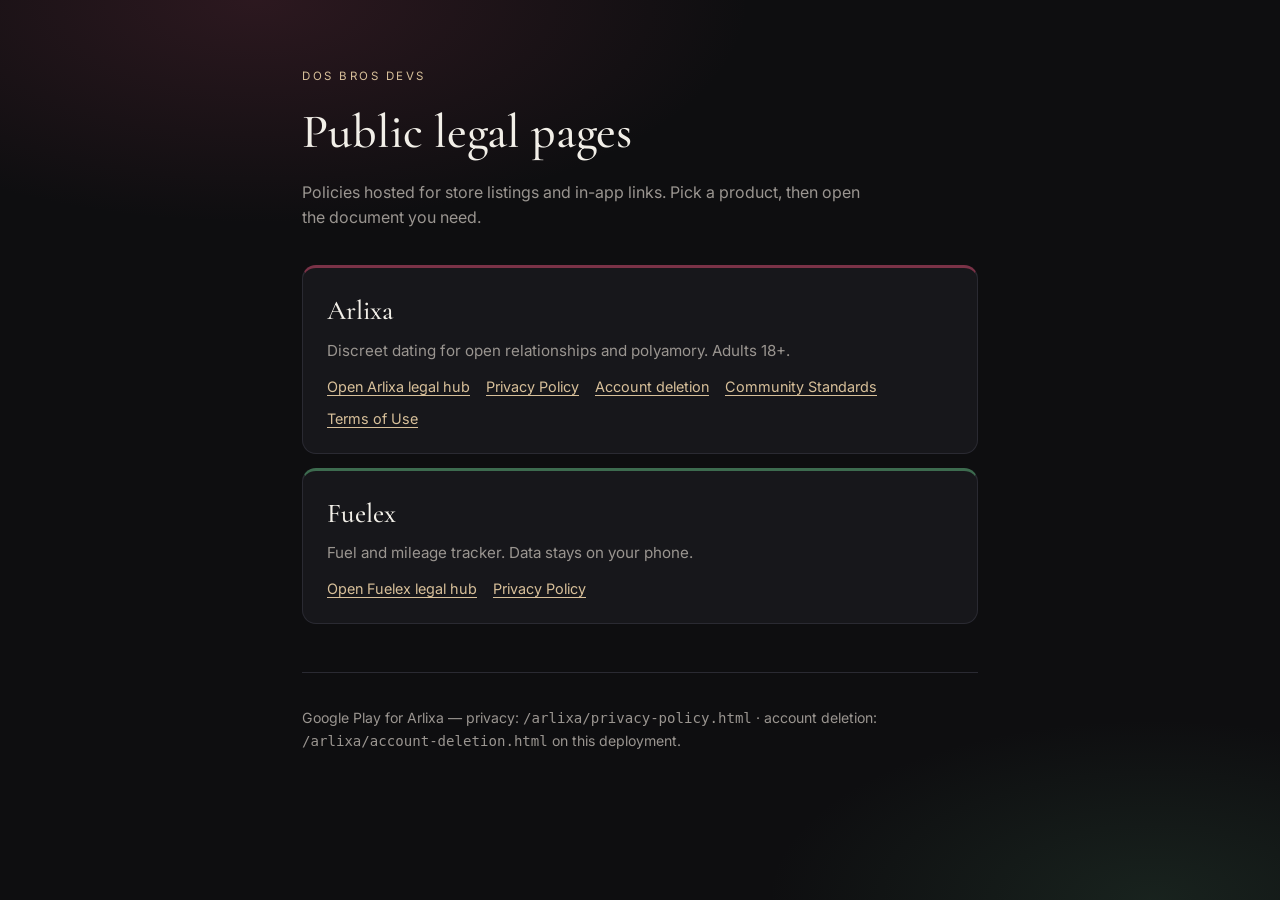
<file: index.html>
<!doctype html>
<html lang="en">
  <head>
    <meta charset="utf-8" />
    <meta name="viewport" content="width=device-width, initial-scale=1" />
    <meta name="description" content="Dos Bros Devs — public legal pages for Fuelex and Arlixa." />
    <title>Dos Bros Devs · Legal</title>
    <link rel="preconnect" href="https://fonts.googleapis.com" />
    <link rel="preconnect" href="https://fonts.gstatic.com" crossorigin />
    <link
      href="https://fonts.googleapis.com/css2?family=Cormorant+Garamond:ital,wght@0,500;1,500&family=Inter:wght@400;500;600&display=swap"
      rel="stylesheet"
    />
    <style>
      :root {
        --bg: #0e0e10;
        --card: #17171b;
        --border: #2a2a32;
        --text: #f2efe8;
        --muted: #9a9590;
        --accent: #d8c09a;
        --arlixa: #7a3247;
        --fuelex: #3d6b4f;
      }
      * {
        box-sizing: border-box;
      }
      body {
        margin: 0;
        min-height: 100vh;
        font-family: Inter, system-ui, sans-serif;
        color: var(--text);
        background:
          radial-gradient(ellipse 70% 45% at 20% 0%, rgba(122, 50, 71, 0.28), transparent 55%),
          radial-gradient(ellipse 60% 40% at 90% 100%, rgba(61, 107, 79, 0.22), transparent 50%),
          var(--bg);
        line-height: 1.55;
      }
      .wrap {
        max-width: 720px;
        margin: 0 auto;
        padding: 56px 22px 88px;
      }
      .eyebrow {
        font-size: 0.72rem;
        letter-spacing: 0.22em;
        text-transform: uppercase;
        color: var(--accent);
        margin-bottom: 10px;
      }
      h1 {
        font-family: 'Cormorant Garamond', Georgia, serif;
        font-weight: 500;
        font-size: clamp(2.2rem, 6vw, 3rem);
        margin: 0 0 10px;
      }
      .lead {
        color: var(--muted);
        max-width: 36rem;
        margin: 0 0 36px;
      }
      .grid {
        display: grid;
        gap: 14px;
      }
      .card {
        display: block;
        padding: 22px 24px;
        background: var(--card);
        border: 1px solid var(--border);
        border-radius: 14px;
        color: inherit;
        text-decoration: none;
        transition: border-color 0.15s ease, transform 0.15s ease;
      }
      .card:hover {
        border-color: #4a4040;
        transform: translateY(-1px);
      }
      .card.arlixa {
        border-top: 3px solid var(--arlixa);
      }
      .card.fuelex {
        border-top: 3px solid var(--fuelex);
      }
      .card h2 {
        font-family: 'Cormorant Garamond', Georgia, serif;
        font-size: 1.7rem;
        font-weight: 500;
        margin: 0 0 6px;
      }
      .card p {
        margin: 0 0 14px;
        color: var(--muted);
        font-size: 0.95rem;
      }
      .links {
        display: flex;
        flex-wrap: wrap;
        gap: 10px 16px;
        font-size: 0.9rem;
      }
      .links a {
        color: var(--accent);
        text-underline-offset: 3px;
      }
      footer {
        margin-top: 48px;
        padding-top: 20px;
        border-top: 1px solid var(--border);
        color: var(--muted);
        font-size: 0.88rem;
      }
    </style>
  </head>
  <body>
    <div class="wrap">
      <p class="eyebrow">Dos Bros Devs</p>
      <h1>Public legal pages</h1>
      <p class="lead">
        Policies hosted for store listings and in-app links. Pick a product, then open the
        document you need.
      </p>

      <div class="grid">
        <section class="card arlixa">
          <h2>Arlixa</h2>
          <p>Discreet dating for open relationships and polyamory. Adults 18+.</p>
          <div class="links">
            <a href="/arlixa/index.html">Open Arlixa legal hub</a>
            <a href="/arlixa/privacy-policy.html">Privacy Policy</a>
            <a href="/arlixa/account-deletion.html">Account deletion</a>
            <a href="/arlixa/community-standards.html">Community Standards</a>
            <a href="/arlixa/terms-of-use.html">Terms of Use</a>
          </div>
        </section>

        <section class="card fuelex">
          <h2>Fuelex</h2>
          <p>Fuel and mileage tracker. Data stays on your phone.</p>
          <div class="links">
            <a href="/fuelex/index.html">Open Fuelex legal hub</a>
            <a href="/fuelex/privacy-policy.html">Privacy Policy</a>
          </div>
        </section>
      </div>

      <footer>
        <p>
          Google Play for Arlixa — privacy:
          <code>/arlixa/privacy-policy.html</code>
          · account deletion:
          <code>/arlixa/account-deletion.html</code>
          on this deployment.
        </p>
      </footer>
    </div>
  </body>
</html>
</file>
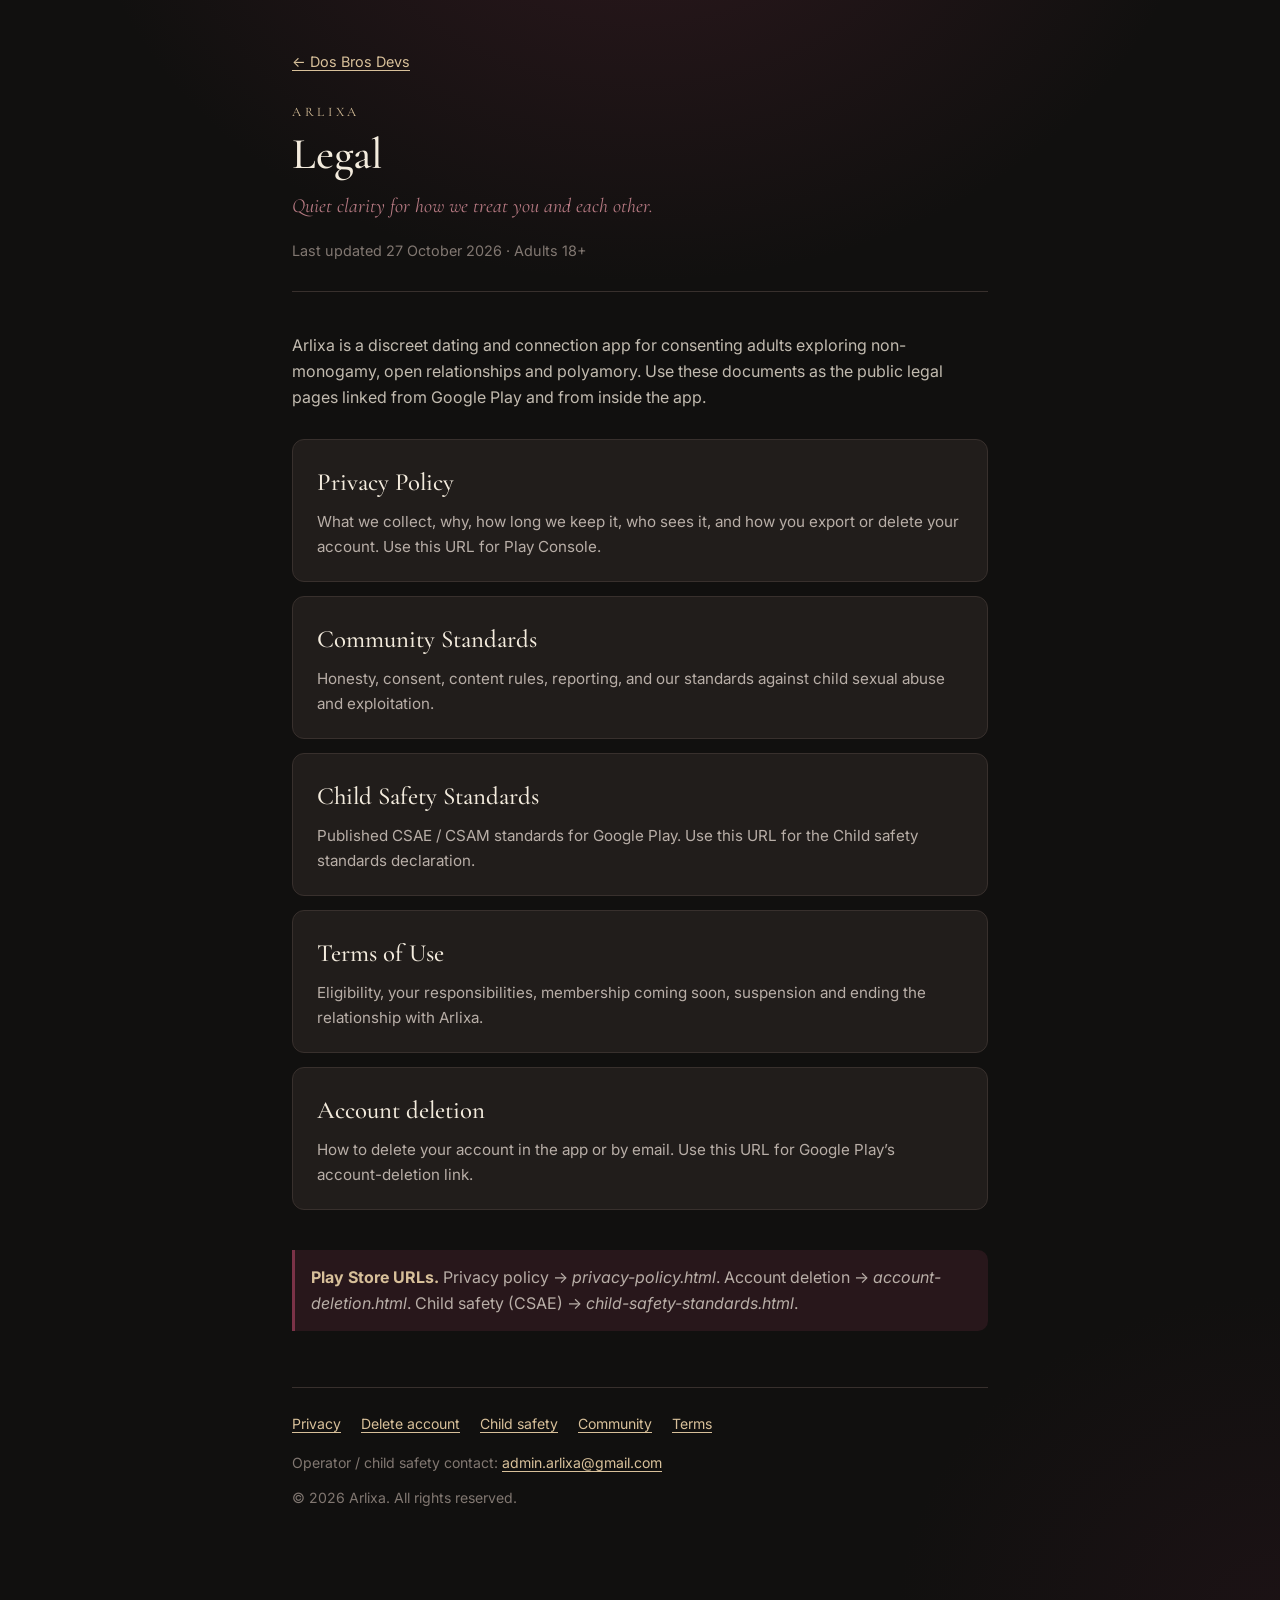
<file: arlixa/index.html>
<!doctype html>
<html lang="en">
  <head>
    <meta charset="utf-8" />
    <meta name="viewport" content="width=device-width, initial-scale=1" />
    <meta
      name="description"
      content="Legal information for Arlixa — privacy policy, community standards and terms of use."
    />
    <title>Arlixa · Legal</title>
    <link rel="preconnect" href="https://fonts.googleapis.com" />
    <link rel="preconnect" href="https://fonts.gstatic.com" crossorigin />
    <link
      href="https://fonts.googleapis.com/css2?family=Cormorant+Garamond:ital,wght@0,400;0,500;0,600;1,500&family=Inter:wght@400;500;600&display=swap"
      rel="stylesheet"
    />
    <link rel="stylesheet" href="/arlixa/styles.css" />
  </head>
  <body>
    <div class="wrap">
      <a class="back" href="/">← Dos Bros Devs</a>

      <header class="brand">
        <span class="brand-mark">Arlixa</span>
        <h1>Legal</h1>
        <p class="tagline">Quiet clarity for how we treat you and each other.</p>
        <p class="meta">Last updated 27 October 2026 · Adults 18+</p>
      </header>

      <p>
        Arlixa is a discreet dating and connection app for consenting adults exploring
        non-monogamy, open relationships and polyamory. Use these documents as the public
        legal pages linked from Google Play and from inside the app.
      </p>

      <div class="card-grid">
        <a class="card" href="/arlixa/privacy-policy.html">
          <h2>Privacy Policy</h2>
          <p>
            What we collect, why, how long we keep it, who sees it, and how you export or
            delete your account. Use this URL for Play Console.
          </p>
        </a>
        <a class="card" href="/arlixa/community-standards.html">
          <h2>Community Standards</h2>
          <p>
            Honesty, consent, content rules, reporting, and our standards against child
            sexual abuse and exploitation.
          </p>
        </a>
        <a class="card" href="/arlixa/child-safety-standards.html">
          <h2>Child Safety Standards</h2>
          <p>
            Published CSAE / CSAM standards for Google Play. Use this URL for the Child
            safety standards declaration.
          </p>
        </a>
        <a class="card" href="/arlixa/terms-of-use.html">
          <h2>Terms of Use</h2>
          <p>
            Eligibility, your responsibilities, membership coming soon, suspension and
            ending the relationship with Arlixa.
          </p>
        </a>
        <a class="card" href="/arlixa/account-deletion.html">
          <h2>Account deletion</h2>
          <p>
            How to delete your account in the app or by email. Use this URL for Google
            Play’s account-deletion link.
          </p>
        </a>
      </div>

      <div class="note">
        <strong>Play Store URLs.</strong> Privacy policy →
        <em>privacy-policy.html</em>. Account deletion →
        <em>account-deletion.html</em>. Child safety (CSAE) →
        <em>child-safety-standards.html</em>.
      </div>

      <footer>
        <div class="nav-links">
          <a href="/arlixa/privacy-policy.html">Privacy</a>
          <a href="/arlixa/account-deletion.html">Delete account</a>
          <a href="/arlixa/child-safety-standards.html">Child safety</a>
          <a href="/arlixa/community-standards.html">Community</a>
          <a href="/arlixa/terms-of-use.html">Terms</a>
        </div>
        <p>
          Operator / child safety contact:
          <a href="mailto:admin.arlixa@gmail.com">admin.arlixa@gmail.com</a>
        </p>
        <p>© 2026 Arlixa. All rights reserved.</p>
      </footer>
    </div>
  </body>
</html>
</file>
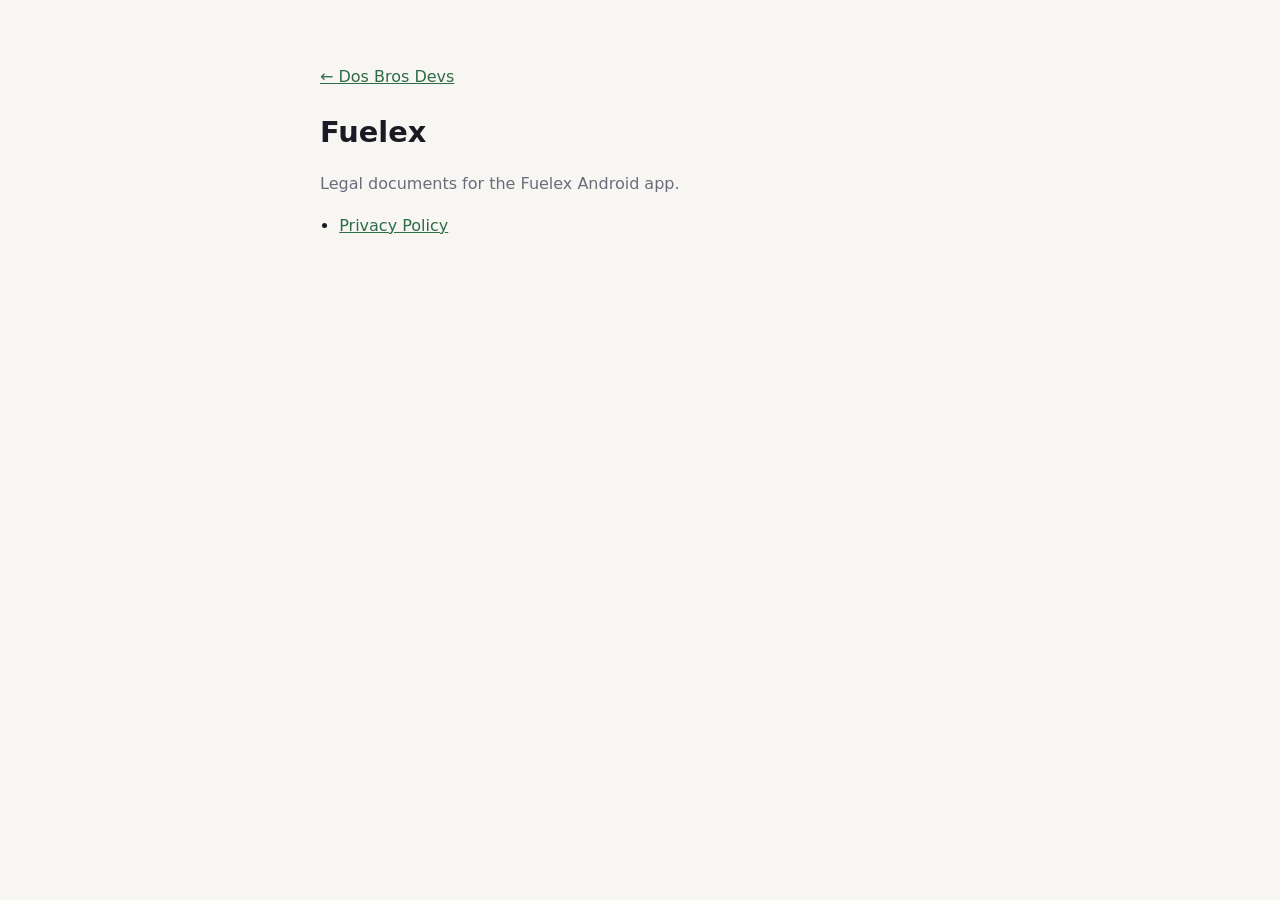
<file: fuelex/index.html>
<!doctype html>
<html lang="en">
  <head>
    <meta charset="utf-8" />
    <meta name="viewport" content="width=device-width, initial-scale=1" />
    <title>Fuelex · Legal</title>
    <style>
      body {
        font: 16px/1.6 Inter, system-ui, sans-serif;
        max-width: 640px;
        margin: 0 auto;
        padding: 48px 20px 80px;
        color: #1a1a24;
        background: #f7f6f3;
      }
      a {
        color: #2f6b45;
      }
      h1 {
        font-size: 1.8rem;
        margin-bottom: 8px;
      }
      .muted {
        color: #6b6b7b;
      }
      ul {
        padding-left: 1.2rem;
      }
      li {
        margin: 8px 0;
      }
    </style>
  </head>
  <body>
    <p><a href="/">← Dos Bros Devs</a></p>
    <h1>Fuelex</h1>
    <p class="muted">Legal documents for the Fuelex Android app.</p>
    <ul>
      <li><a href="/fuelex/privacy-policy.html">Privacy Policy</a></li>
    </ul>
  </body>
</html>
</file>
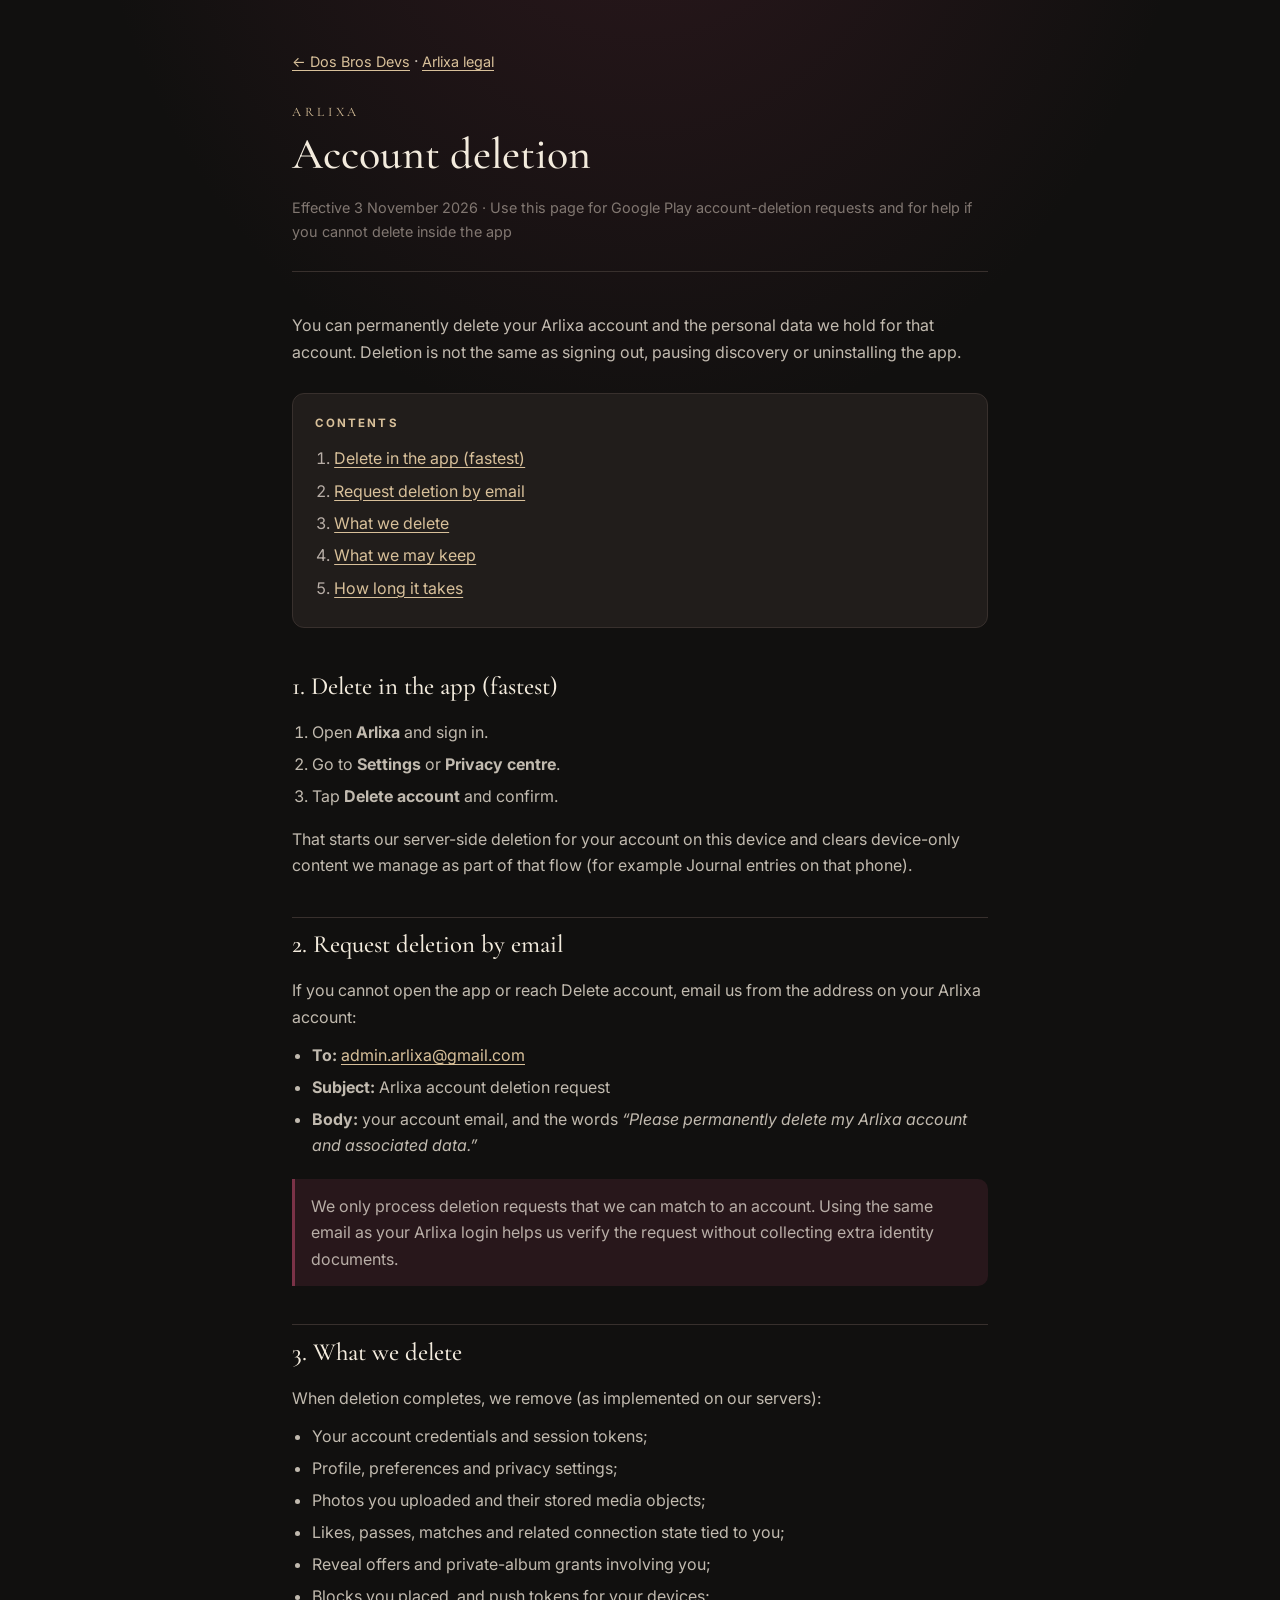
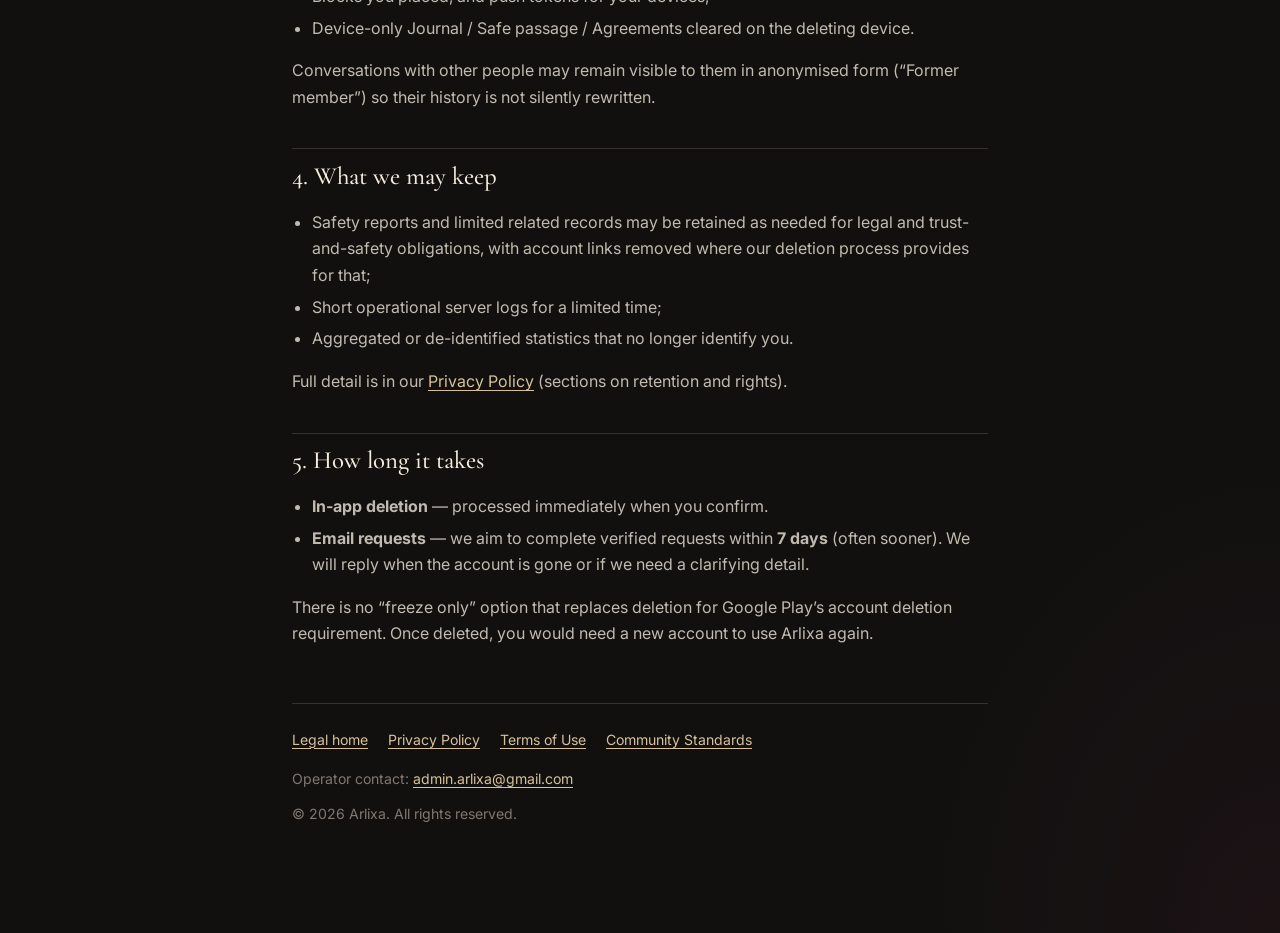
<file: arlixa/account-deletion.html>
<!doctype html>
<html lang="en">
  <head>
    <meta charset="utf-8" />
    <meta name="viewport" content="width=device-width, initial-scale=1" />
    <meta
      name="description"
      content="Request deletion of your Arlixa account and associated personal data."
    />
    <title>Arlixa · Account deletion</title>
    <link rel="preconnect" href="https://fonts.googleapis.com" />
    <link rel="preconnect" href="https://fonts.gstatic.com" crossorigin />
    <link
      href="https://fonts.googleapis.com/css2?family=Cormorant+Garamond:ital,wght@0,400;0,500;0,600;1,500&family=Inter:wght@400;500;600&display=swap"
      rel="stylesheet"
    />
    <link rel="stylesheet" href="/arlixa/styles.css" />
  </head>
  <body>
    <div class="wrap">
      <a class="back" href="/">← Dos Bros Devs</a>
      ·
      <a class="back" href="/arlixa/">Arlixa legal</a>

      <header class="brand">
        <span class="brand-mark">Arlixa</span>
        <h1 class="doc-title">Account deletion</h1>
        <p class="meta">
          Effective 3 November 2026 · Use this page for Google Play account-deletion
          requests and for help if you cannot delete inside the app
        </p>
      </header>

      <p>
        You can permanently delete your Arlixa account and the personal data we hold for
        that account. Deletion is not the same as signing out, pausing discovery or
        uninstalling the app.
      </p>

      <nav class="toc" aria-label="Contents">
        <strong>Contents</strong>
        <ol>
          <li><a href="#in-app">Delete in the app (fastest)</a></li>
          <li><a href="#email">Request deletion by email</a></li>
          <li><a href="#what">What we delete</a></li>
          <li><a href="#keep">What we may keep</a></li>
          <li><a href="#timing">How long it takes</a></li>
        </ol>
      </nav>

      <h2 id="in-app">1. Delete in the app (fastest)</h2>
      <ol>
        <li>Open <strong>Arlixa</strong> and sign in.</li>
        <li>Go to <strong>Settings</strong> or <strong>Privacy centre</strong>.</li>
        <li>Tap <strong>Delete account</strong> and confirm.</li>
      </ol>
      <p>
        That starts our server-side deletion for your account on this device and clears
        device-only content we manage as part of that flow (for example Journal entries on
        that phone).
      </p>

      <h2 id="email">2. Request deletion by email</h2>
      <p>
        If you cannot open the app or reach Delete account, email us from the address on
        your Arlixa account:
      </p>
      <ul>
        <li>
          <strong>To:</strong>
          <a href="mailto:admin.arlixa@gmail.com?subject=Arlixa%20account%20deletion%20request"
            >admin.arlixa@gmail.com</a
          >
        </li>
        <li><strong>Subject:</strong> Arlixa account deletion request</li>
        <li>
          <strong>Body:</strong> your account email, and the words
          <em>“Please permanently delete my Arlixa account and associated data.”</em>
        </li>
      </ul>
      <div class="note">
        We only process deletion requests that we can match to an account. Using the same
        email as your Arlixa login helps us verify the request without collecting extra
        identity documents.
      </div>

      <h2 id="what">3. What we delete</h2>
      <p>When deletion completes, we remove (as implemented on our servers):</p>
      <ul>
        <li>Your account credentials and session tokens;</li>
        <li>Profile, preferences and privacy settings;</li>
        <li>Photos you uploaded and their stored media objects;</li>
        <li>Likes, passes, matches and related connection state tied to you;</li>
        <li>Reveal offers and private-album grants involving you;</li>
        <li>Blocks you placed, and push tokens for your devices;</li>
        <li>Device-only Journal / Safe passage / Agreements cleared on the deleting device.</li>
      </ul>
      <p>
        Conversations with other people may remain visible to them in anonymised form
        (“Former member”) so their history is not silently rewritten.
      </p>

      <h2 id="keep">4. What we may keep</h2>
      <ul>
        <li>
          Safety reports and limited related records may be retained as needed for legal
          and trust-and-safety obligations, with account links removed where our deletion
          process provides for that;
        </li>
        <li>Short operational server logs for a limited time;</li>
        <li>
          Aggregated or de-identified statistics that no longer identify you.
        </li>
      </ul>
      <p>
        Full detail is in our
        <a href="/arlixa/privacy-policy.html">Privacy Policy</a>
        (sections on retention and rights).
      </p>

      <h2 id="timing">5. How long it takes</h2>
      <ul>
        <li><strong>In-app deletion</strong> — processed immediately when you confirm.</li>
        <li>
          <strong>Email requests</strong> — we aim to complete verified requests within
          <strong>7 days</strong> (often sooner). We will reply when the account is gone or
          if we need a clarifying detail.
        </li>
      </ul>
      <p>
        There is no “freeze only” option that replaces deletion for Google Play’s account
        deletion requirement. Once deleted, you would need a new account to use Arlixa
        again.
      </p>

      <footer>
        <div class="nav-links">
          <a href="/arlixa/">Legal home</a>
          <a href="/arlixa/privacy-policy.html">Privacy Policy</a>
          <a href="/arlixa/terms-of-use.html">Terms of Use</a>
          <a href="/arlixa/community-standards.html">Community Standards</a>
        </div>
        <p>
          Operator contact:
          <a href="mailto:admin.arlixa@gmail.com">admin.arlixa@gmail.com</a>
        </p>
        <p>© 2026 Arlixa. All rights reserved.</p>
      </footer>
    </div>
  </body>
</html>
</file>
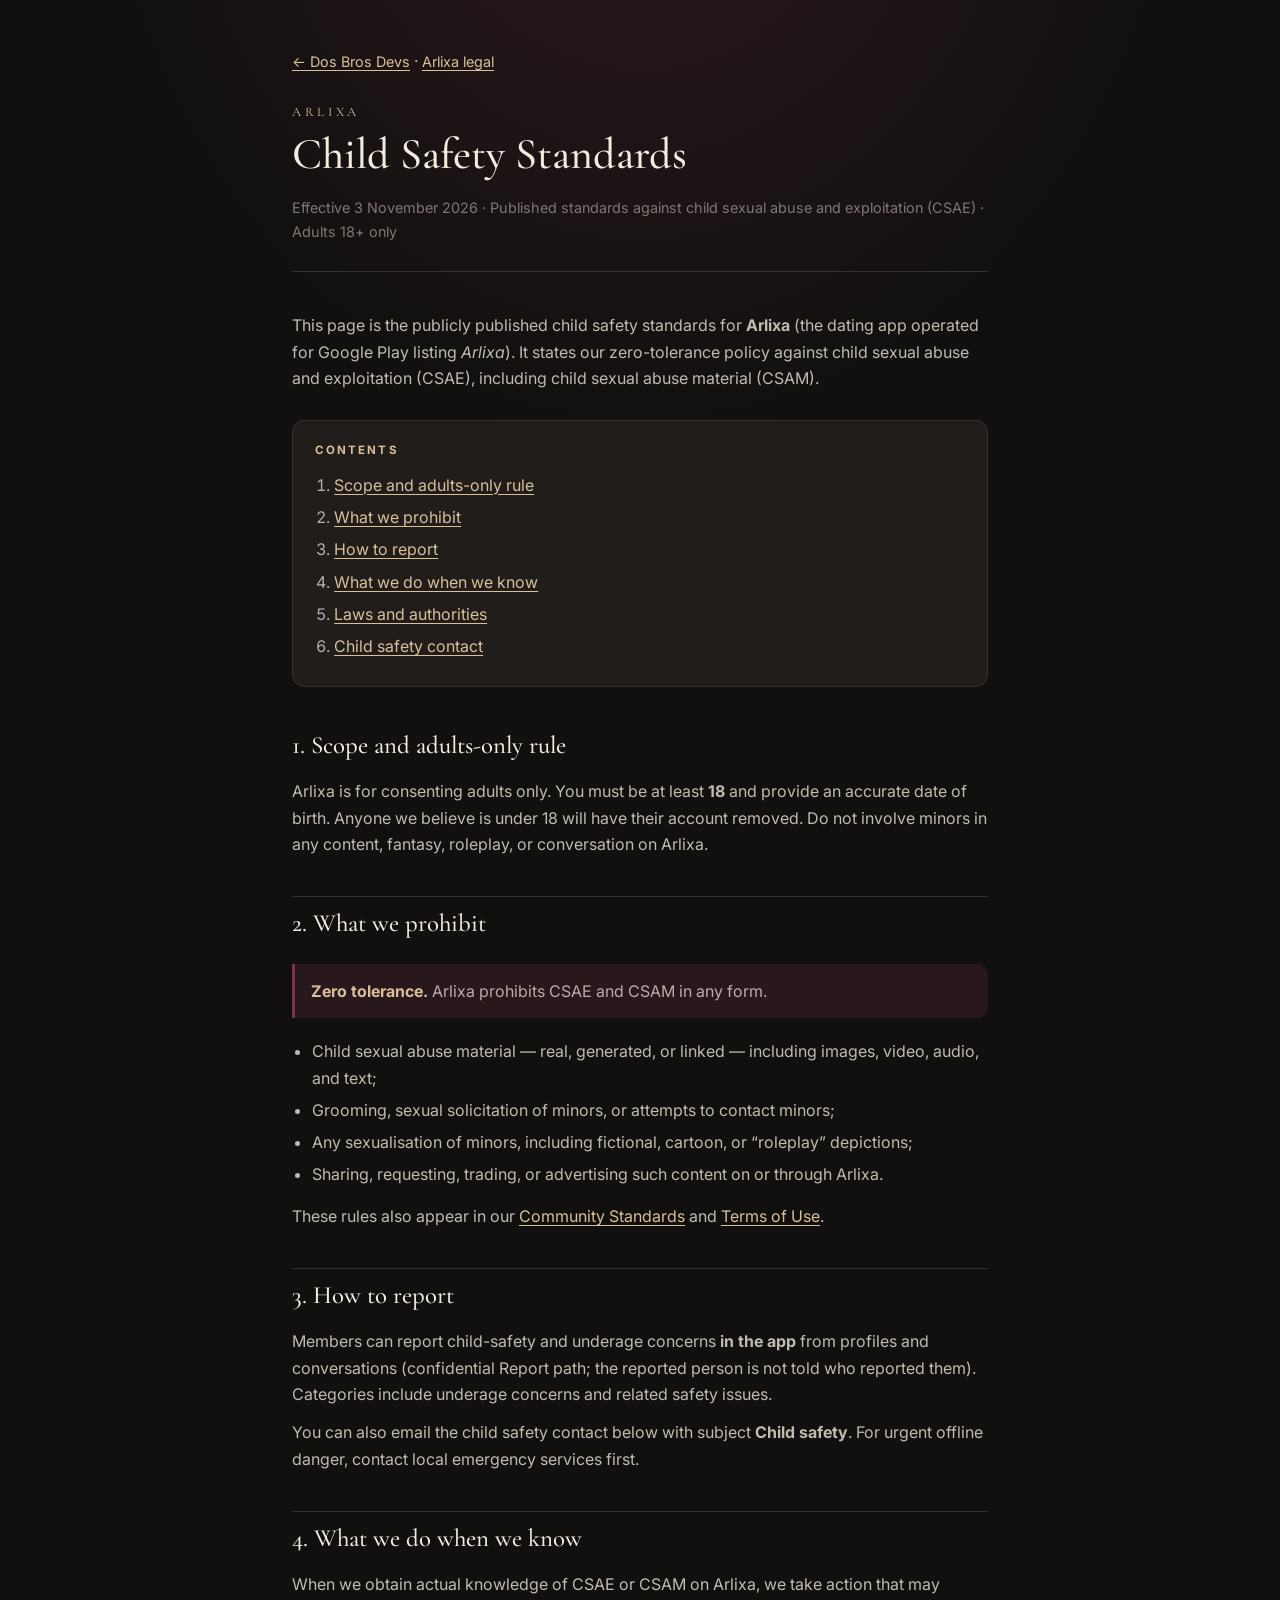
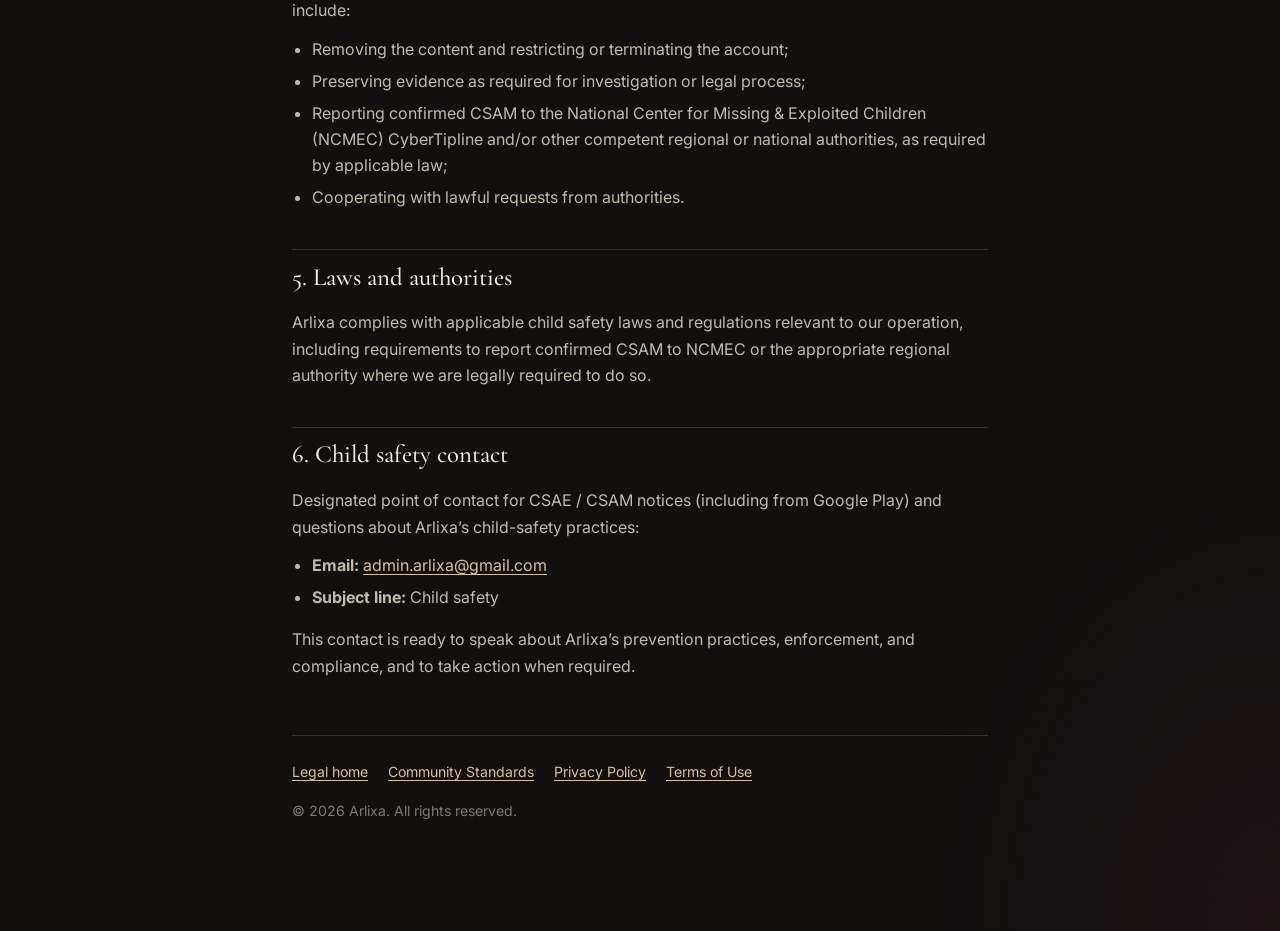
<file: arlixa/child-safety-standards.html>
<!doctype html>
<html lang="en">
  <head>
    <meta charset="utf-8" />
    <meta name="viewport" content="width=device-width, initial-scale=1" />
    <meta
      name="description"
      content="Arlixa published standards against child sexual abuse and exploitation (CSAE) and CSAM."
    />
    <title>Arlixa · Child Safety Standards (CSAE)</title>
    <link rel="preconnect" href="https://fonts.googleapis.com" />
    <link rel="preconnect" href="https://fonts.gstatic.com" crossorigin />
    <link
      href="https://fonts.googleapis.com/css2?family=Cormorant+Garamond:ital,wght@0,400;0,500;0,600;1,500&family=Inter:wght@400;500;600&display=swap"
      rel="stylesheet"
    />
    <link rel="stylesheet" href="/arlixa/styles.css" />
  </head>
  <body>
    <div class="wrap">
      <a class="back" href="/">← Dos Bros Devs</a>
      ·
      <a class="back" href="/arlixa/">Arlixa legal</a>

      <header class="brand">
        <span class="brand-mark">Arlixa</span>
        <h1 class="doc-title">Child Safety Standards</h1>
        <p class="meta">
          Effective 3 November 2026 · Published standards against child sexual abuse and
          exploitation (CSAE) · Adults 18+ only
        </p>
      </header>

      <p>
        This page is the publicly published child safety standards for
        <strong>Arlixa</strong> (the dating app operated for Google Play listing
        <em>Arlixa</em>). It states our zero-tolerance policy against child sexual abuse
        and exploitation (CSAE), including child sexual abuse material (CSAM).
      </p>

      <nav class="toc" aria-label="Contents">
        <strong>Contents</strong>
        <ol>
          <li><a href="#scope">Scope and adults-only rule</a></li>
          <li><a href="#prohibit">What we prohibit</a></li>
          <li><a href="#report">How to report</a></li>
          <li><a href="#action">What we do when we know</a></li>
          <li><a href="#laws">Laws and authorities</a></li>
          <li><a href="#contact">Child safety contact</a></li>
        </ol>
      </nav>

      <h2 id="scope">1. Scope and adults-only rule</h2>
      <p>
        Arlixa is for consenting adults only. You must be at least
        <strong>18</strong> and provide an accurate date of birth. Anyone we believe is
        under 18 will have their account removed. Do not involve minors in any content,
        fantasy, roleplay, or conversation on Arlixa.
      </p>

      <h2 id="prohibit">2. What we prohibit</h2>
      <div class="note">
        <strong>Zero tolerance.</strong> Arlixa prohibits CSAE and CSAM in any form.
      </div>
      <ul>
        <li>
          Child sexual abuse material — real, generated, or linked — including images,
          video, audio, and text;
        </li>
        <li>Grooming, sexual solicitation of minors, or attempts to contact minors;</li>
        <li>
          Any sexualisation of minors, including fictional, cartoon, or “roleplay”
          depictions;
        </li>
        <li>
          Sharing, requesting, trading, or advertising such content on or through Arlixa.
        </li>
      </ul>
      <p>
        These rules also appear in our
        <a href="/arlixa/community-standards.html#csae">Community Standards</a>
        and
        <a href="/arlixa/terms-of-use.html">Terms of Use</a>.
      </p>

      <h2 id="report">3. How to report</h2>
      <p>
        Members can report child-safety and underage concerns
        <strong>in the app</strong> from profiles and conversations (confidential Report
        path; the reported person is not told who reported them). Categories include
        underage concerns and related safety issues.
      </p>
      <p>
        You can also email the child safety contact below with subject
        <strong>Child safety</strong>. For urgent offline danger, contact local emergency
        services first.
      </p>

      <h2 id="action">4. What we do when we know</h2>
      <p>When we obtain actual knowledge of CSAE or CSAM on Arlixa, we take action that may include:</p>
      <ul>
        <li>Removing the content and restricting or terminating the account;</li>
        <li>Preserving evidence as required for investigation or legal process;</li>
        <li>
          Reporting confirmed CSAM to the National Center for Missing &amp; Exploited
          Children (NCMEC) CyberTipline and/or other competent regional or national
          authorities, as required by applicable law;
        </li>
        <li>Cooperating with lawful requests from authorities.</li>
      </ul>

      <h2 id="laws">5. Laws and authorities</h2>
      <p>
        Arlixa complies with applicable child safety laws and regulations relevant to our
        operation, including requirements to report confirmed CSAM to NCMEC or the
        appropriate regional authority where we are legally required to do so.
      </p>

      <h2 id="contact">6. Child safety contact</h2>
      <p>
        Designated point of contact for CSAE / CSAM notices (including from Google Play)
        and questions about Arlixa’s child-safety practices:
      </p>
      <ul>
        <li>
          <strong>Email:</strong>
          <a href="mailto:admin.arlixa@gmail.com?subject=Child%20safety"
            >admin.arlixa@gmail.com</a
          >
        </li>
        <li><strong>Subject line:</strong> Child safety</li>
      </ul>
      <p>
        This contact is ready to speak about Arlixa’s prevention practices, enforcement,
        and compliance, and to take action when required.
      </p>

      <footer>
        <div class="nav-links">
          <a href="/arlixa/">Legal home</a>
          <a href="/arlixa/community-standards.html">Community Standards</a>
          <a href="/arlixa/privacy-policy.html">Privacy Policy</a>
          <a href="/arlixa/terms-of-use.html">Terms of Use</a>
        </div>
        <p>© 2026 Arlixa. All rights reserved.</p>
      </footer>
    </div>
  </body>
</html>
</file>
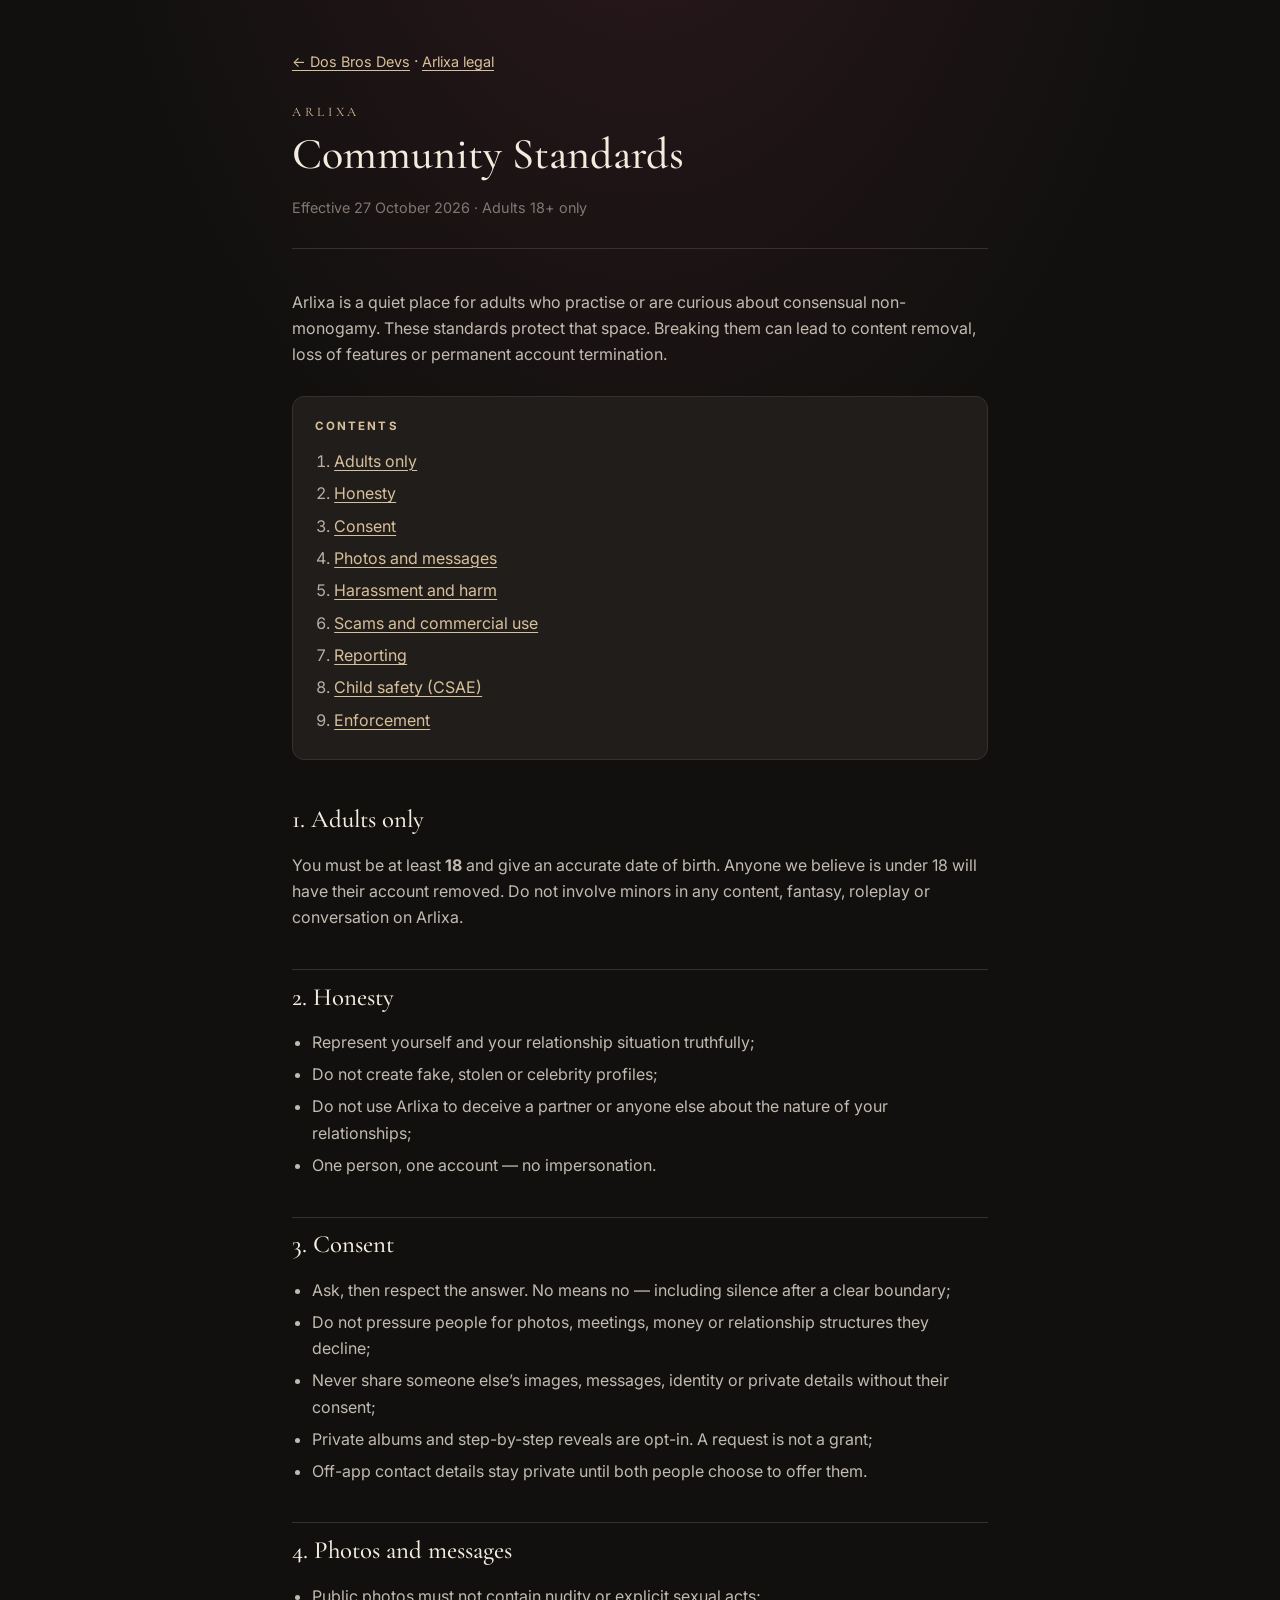
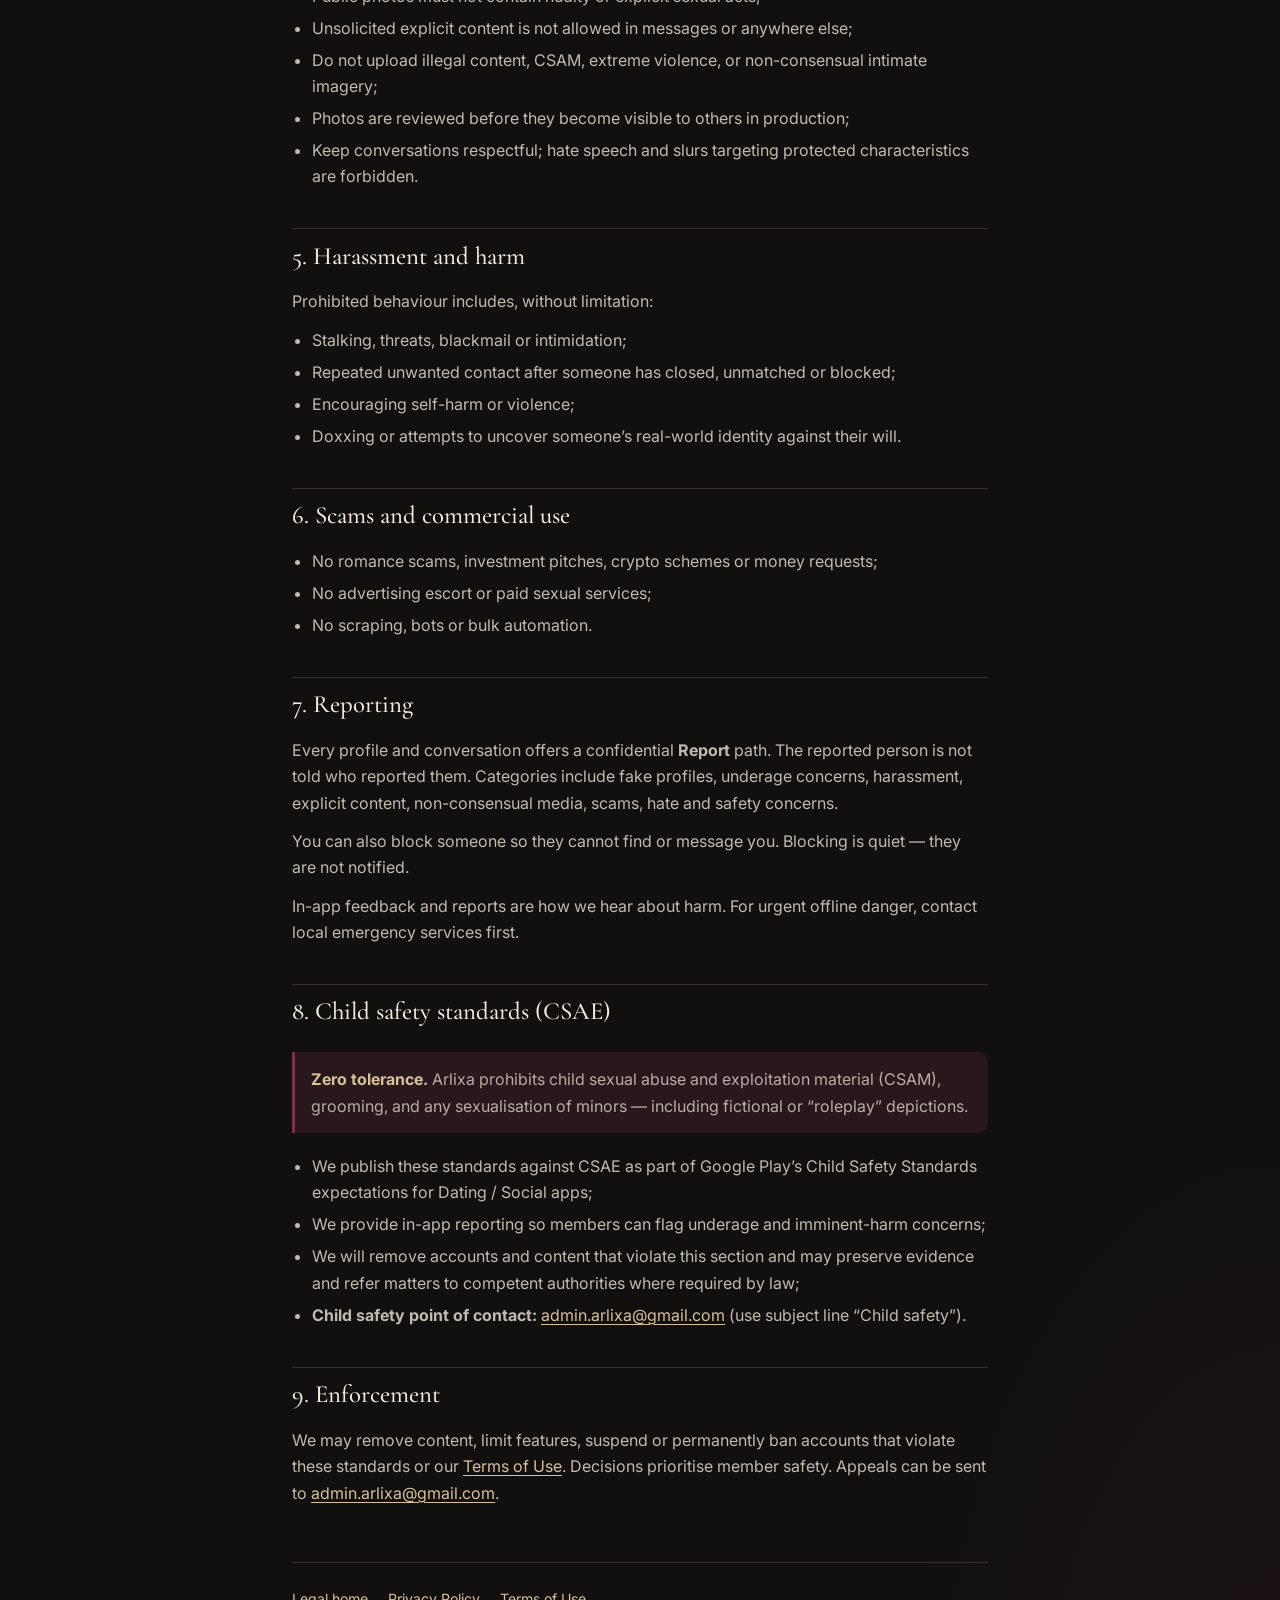
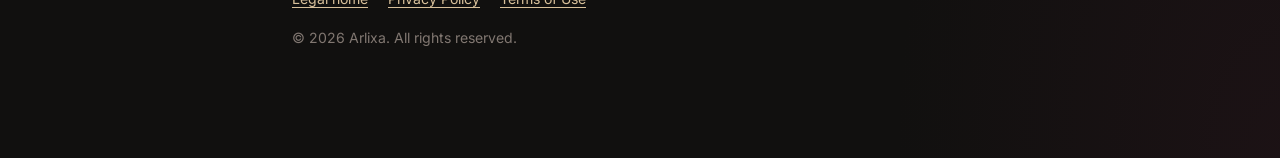
<file: arlixa/community-standards.html>
<!doctype html>
<html lang="en">
  <head>
    <meta charset="utf-8" />
    <meta name="viewport" content="width=device-width, initial-scale=1" />
    <meta
      name="description"
      content="Arlixa Community Standards — consent, honesty, content rules and child safety."
    />
    <title>Arlixa · Community Standards</title>
    <link rel="preconnect" href="https://fonts.googleapis.com" />
    <link rel="preconnect" href="https://fonts.gstatic.com" crossorigin />
    <link
      href="https://fonts.googleapis.com/css2?family=Cormorant+Garamond:ital,wght@0,400;0,500;0,600;1,500&family=Inter:wght@400;500;600&display=swap"
      rel="stylesheet"
    />
    <link rel="stylesheet" href="/arlixa/styles.css" />
  </head>
  <body>
    <div class="wrap">
      <a class="back" href="/">← Dos Bros Devs</a>
      ·
      <a class="back" href="/arlixa/">Arlixa legal</a>

      <header class="brand">
        <span class="brand-mark">Arlixa</span>
        <h1 class="doc-title">Community Standards</h1>
        <p class="meta">Effective 27 October 2026 · Adults 18+ only</p>
      </header>

      <p>
        Arlixa is a quiet place for adults who practise or are curious about consensual
        non-monogamy. These standards protect that space. Breaking them can lead to
        content removal, loss of features or permanent account termination.
      </p>

      <nav class="toc" aria-label="Contents">
        <strong>Contents</strong>
        <ol>
          <li><a href="#adults">Adults only</a></li>
          <li><a href="#honesty">Honesty</a></li>
          <li><a href="#consent">Consent</a></li>
          <li><a href="#content">Photos and messages</a></li>
          <li><a href="#harassment">Harassment and harm</a></li>
          <li><a href="#scams">Scams and commercial use</a></li>
          <li><a href="#report">Reporting</a></li>
          <li><a href="#csae">Child safety (CSAE)</a></li>
          <li><a href="#enforcement">Enforcement</a></li>
        </ol>
      </nav>

      <h2 id="adults">1. Adults only</h2>
      <p>
        You must be at least <strong>18</strong> and give an accurate date of birth.
        Anyone we believe is under 18 will have their account removed. Do not involve
        minors in any content, fantasy, roleplay or conversation on Arlixa.
      </p>

      <h2 id="honesty">2. Honesty</h2>
      <ul>
        <li>Represent yourself and your relationship situation truthfully;</li>
        <li>Do not create fake, stolen or celebrity profiles;</li>
        <li>Do not use Arlixa to deceive a partner or anyone else about the nature of your relationships;</li>
        <li>One person, one account — no impersonation.</li>
      </ul>

      <h2 id="consent">3. Consent</h2>
      <ul>
        <li>Ask, then respect the answer. No means no — including silence after a clear boundary;</li>
        <li>Do not pressure people for photos, meetings, money or relationship structures they decline;</li>
        <li>Never share someone else’s images, messages, identity or private details without their consent;</li>
        <li>Private albums and step-by-step reveals are opt-in. A request is not a grant;</li>
        <li>Off-app contact details stay private until both people choose to offer them.</li>
      </ul>

      <h2 id="content">4. Photos and messages</h2>
      <ul>
        <li>Public photos must not contain nudity or explicit sexual acts;</li>
        <li>Unsolicited explicit content is not allowed in messages or anywhere else;</li>
        <li>Do not upload illegal content, CSAM, extreme violence, or non-consensual intimate imagery;</li>
        <li>Photos are reviewed before they become visible to others in production;</li>
        <li>Keep conversations respectful; hate speech and slurs targeting protected characteristics are forbidden.</li>
      </ul>

      <h2 id="harassment">5. Harassment and harm</h2>
      <p>Prohibited behaviour includes, without limitation:</p>
      <ul>
        <li>Stalking, threats, blackmail or intimidation;</li>
        <li>Repeated unwanted contact after someone has closed, unmatched or blocked;</li>
        <li>Encouraging self-harm or violence;</li>
        <li>Doxxing or attempts to uncover someone’s real-world identity against their will.</li>
      </ul>

      <h2 id="scams">6. Scams and commercial use</h2>
      <ul>
        <li>No romance scams, investment pitches, crypto schemes or money requests;</li>
        <li>No advertising escort or paid sexual services;</li>
        <li>No scraping, bots or bulk automation.</li>
      </ul>

      <h2 id="report">7. Reporting</h2>
      <p>
        Every profile and conversation offers a confidential <strong>Report</strong>
        path. The reported person is not told who reported them. Categories include fake
        profiles, underage concerns, harassment, explicit content, non-consensual media,
        scams, hate and safety concerns.
      </p>
      <p>
        You can also block someone so they cannot find or message you. Blocking is quiet —
        they are not notified.
      </p>
      <p>
        In-app feedback and reports are how we hear about harm. For urgent offline danger,
        contact local emergency services first.
      </p>

      <h2 id="csae">8. Child safety standards (CSAE)</h2>
      <div class="note">
        <strong>Zero tolerance.</strong> Arlixa prohibits child sexual abuse and
        exploitation material (CSAM), grooming, and any sexualisation of minors —
        including fictional or “roleplay” depictions.
      </div>
      <ul>
        <li>
          We publish these standards against CSAE as part of Google Play’s Child Safety
          Standards expectations for Dating / Social apps;
        </li>
        <li>We provide in-app reporting so members can flag underage and imminent-harm concerns;</li>
        <li>
          We will remove accounts and content that violate this section and may preserve
          evidence and refer matters to competent authorities where required by law;
        </li>
        <li>
          <strong>Child safety point of contact:</strong>
          <a href="mailto:admin.arlixa@gmail.com">admin.arlixa@gmail.com</a>
          (use subject line “Child safety”).
        </li>
      </ul>

      <h2 id="enforcement">9. Enforcement</h2>
      <p>
        We may remove content, limit features, suspend or permanently ban accounts that
        violate these standards or our
        <a href="/arlixa/terms-of-use.html">Terms of Use</a>.
        Decisions prioritise member safety. Appeals can be sent to
        <a href="mailto:admin.arlixa@gmail.com">admin.arlixa@gmail.com</a>.
      </p>

      <footer>
        <div class="nav-links">
          <a href="/arlixa/">Legal home</a>
          <a href="/arlixa/privacy-policy.html">Privacy Policy</a>
          <a href="/arlixa/terms-of-use.html">Terms of Use</a>
        </div>
        <p>© 2026 Arlixa. All rights reserved.</p>
      </footer>
    </div>
  </body>
</html>
</file>
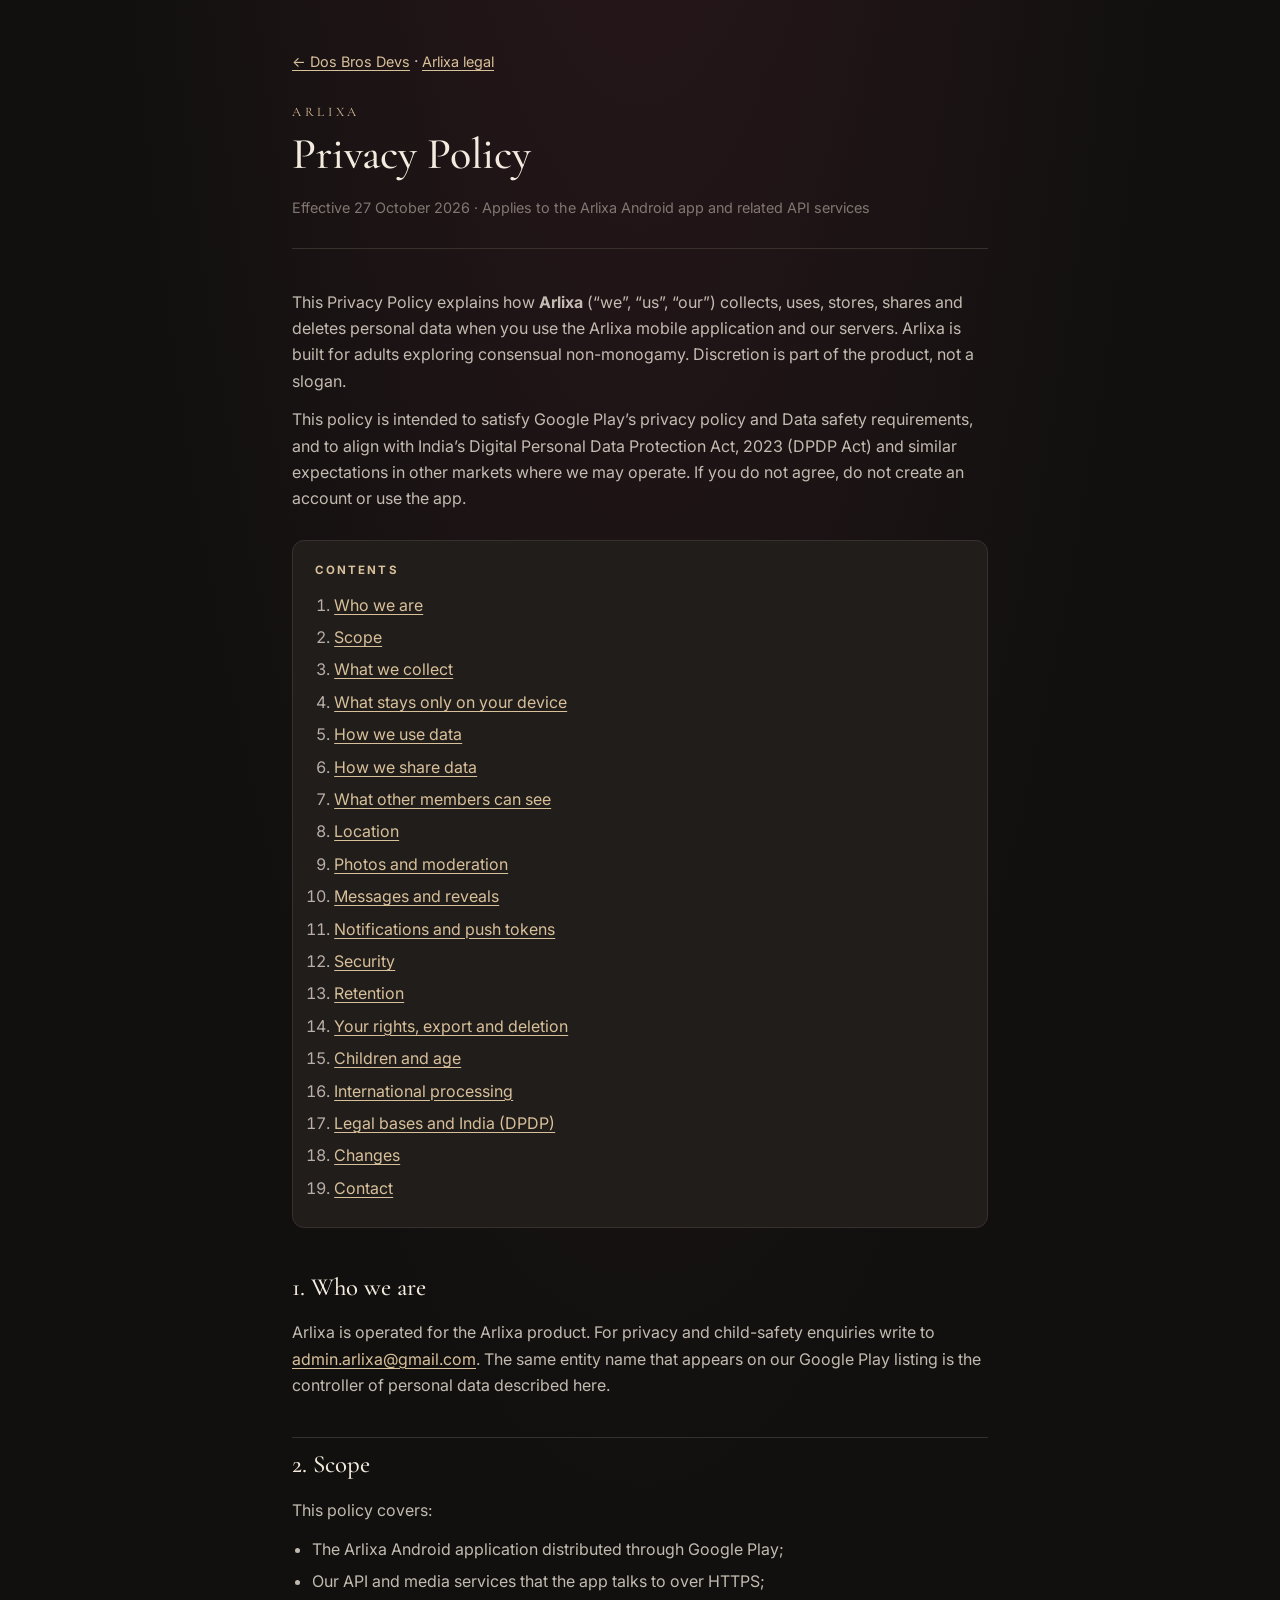
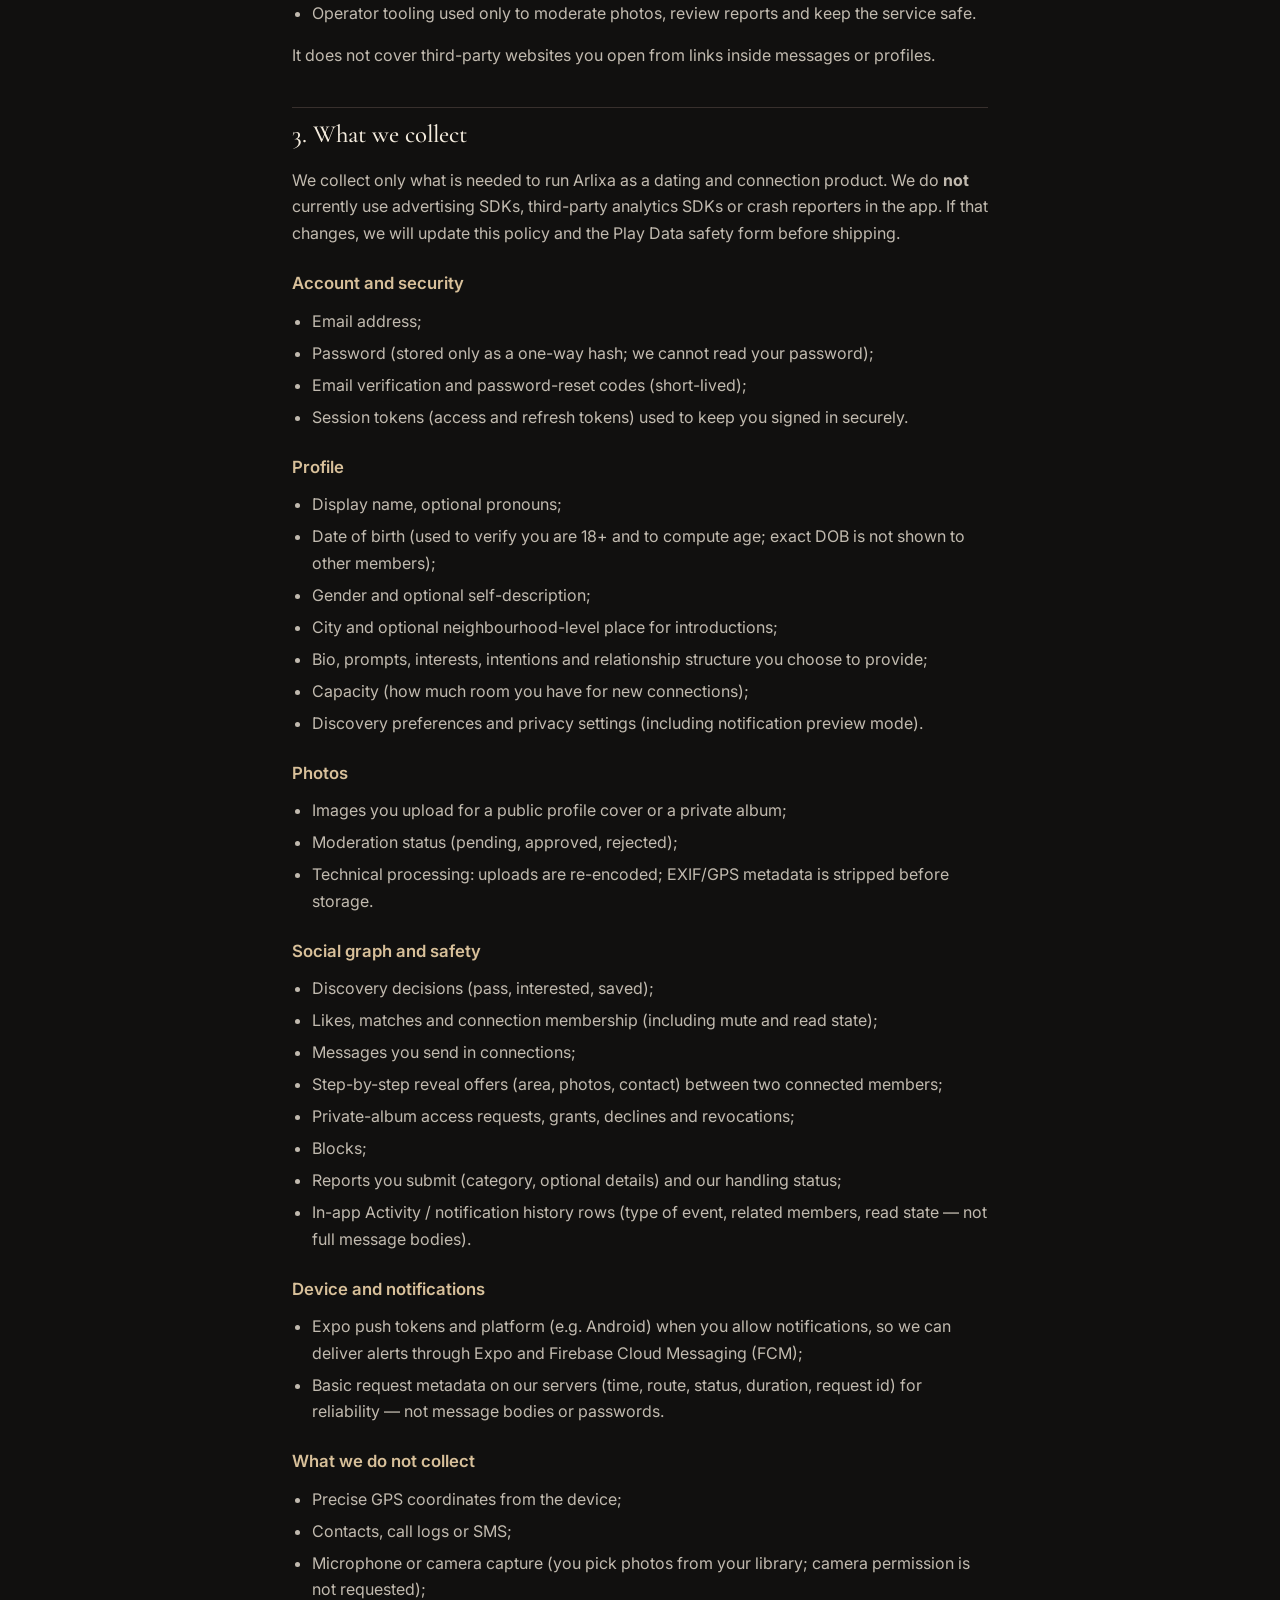
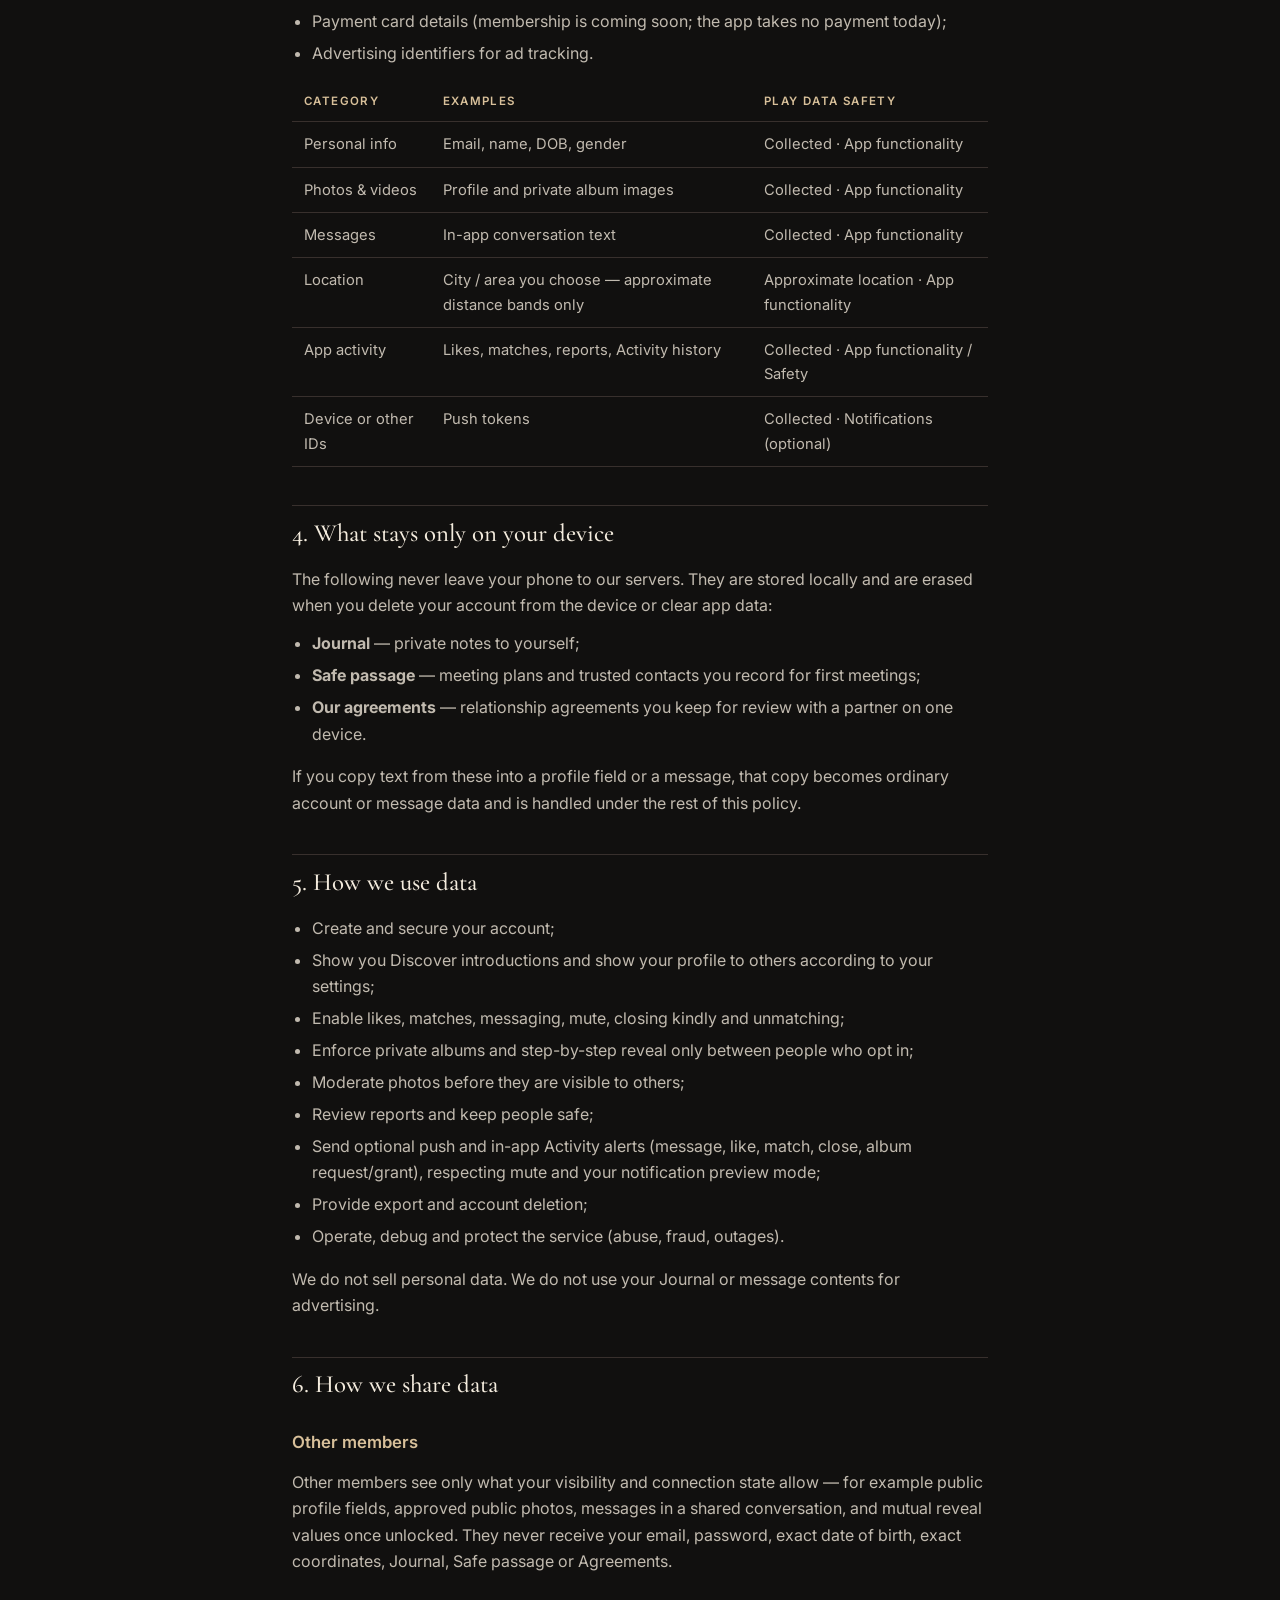
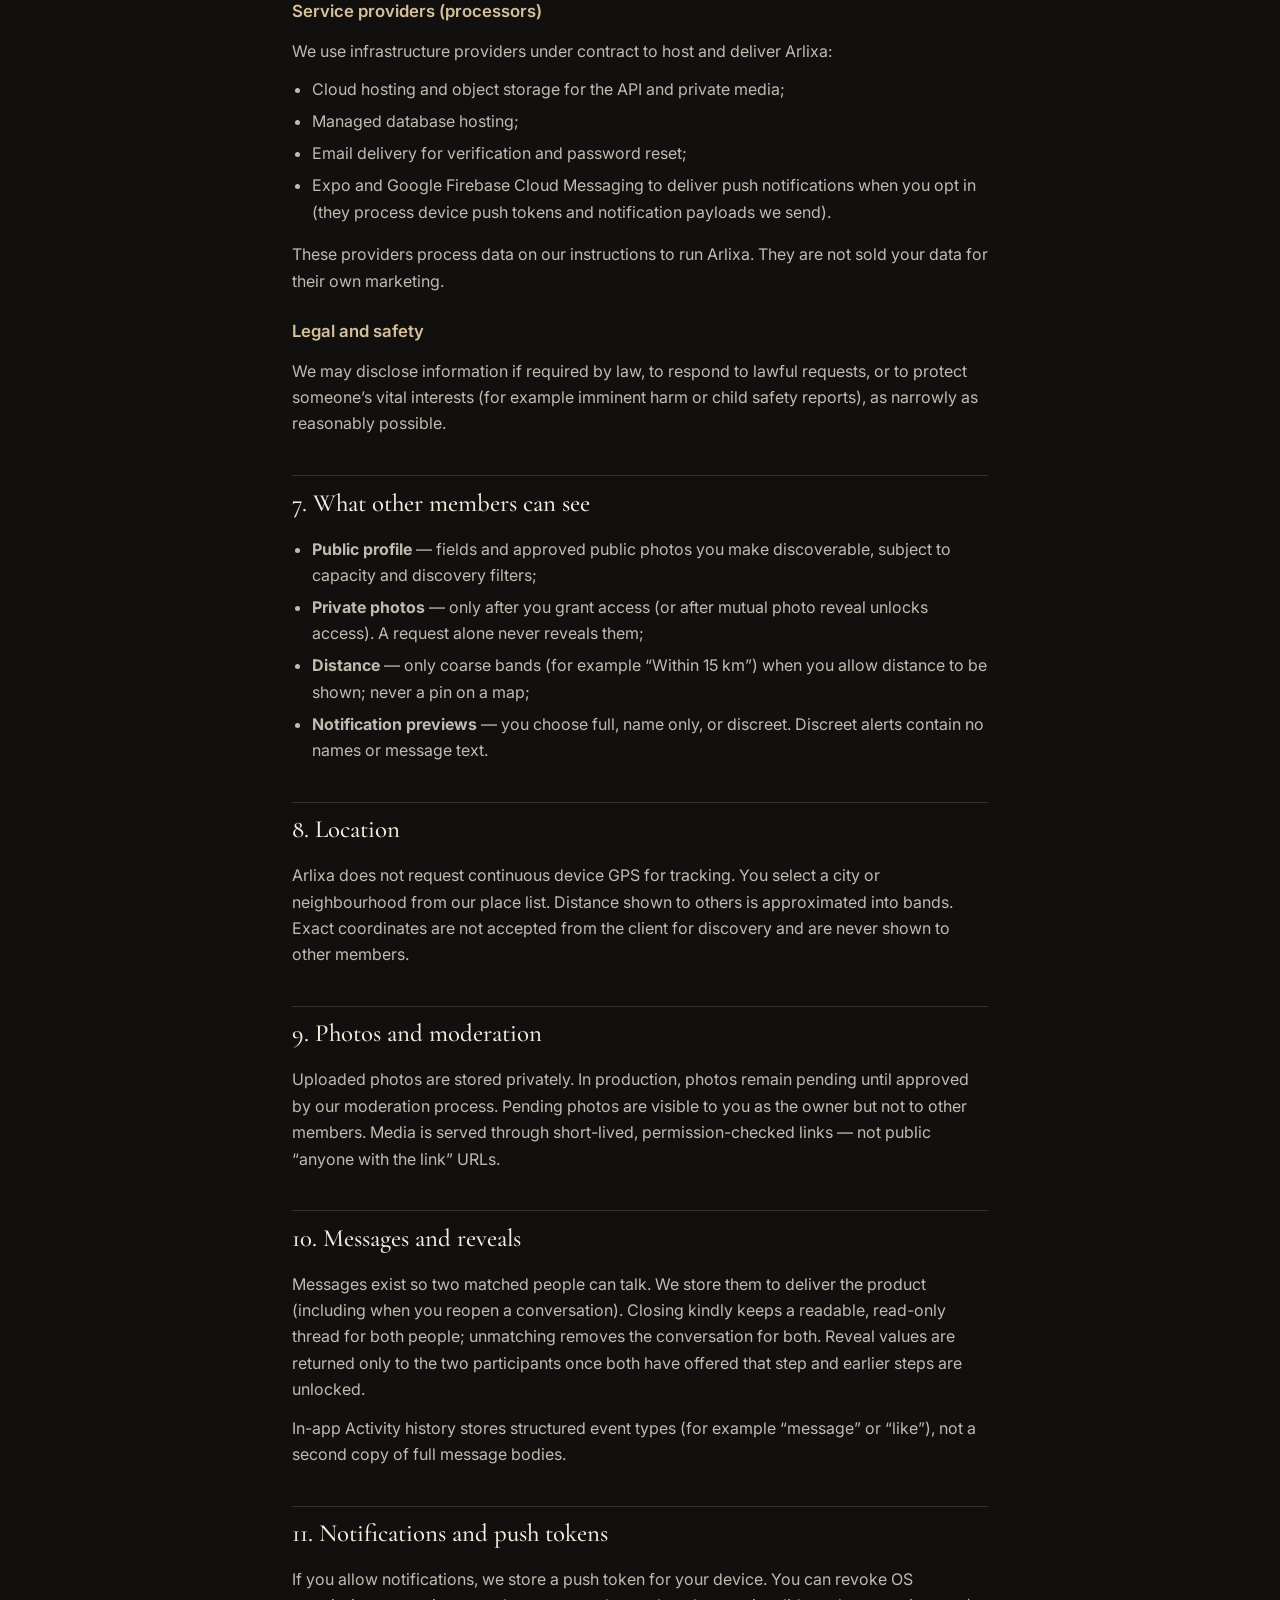
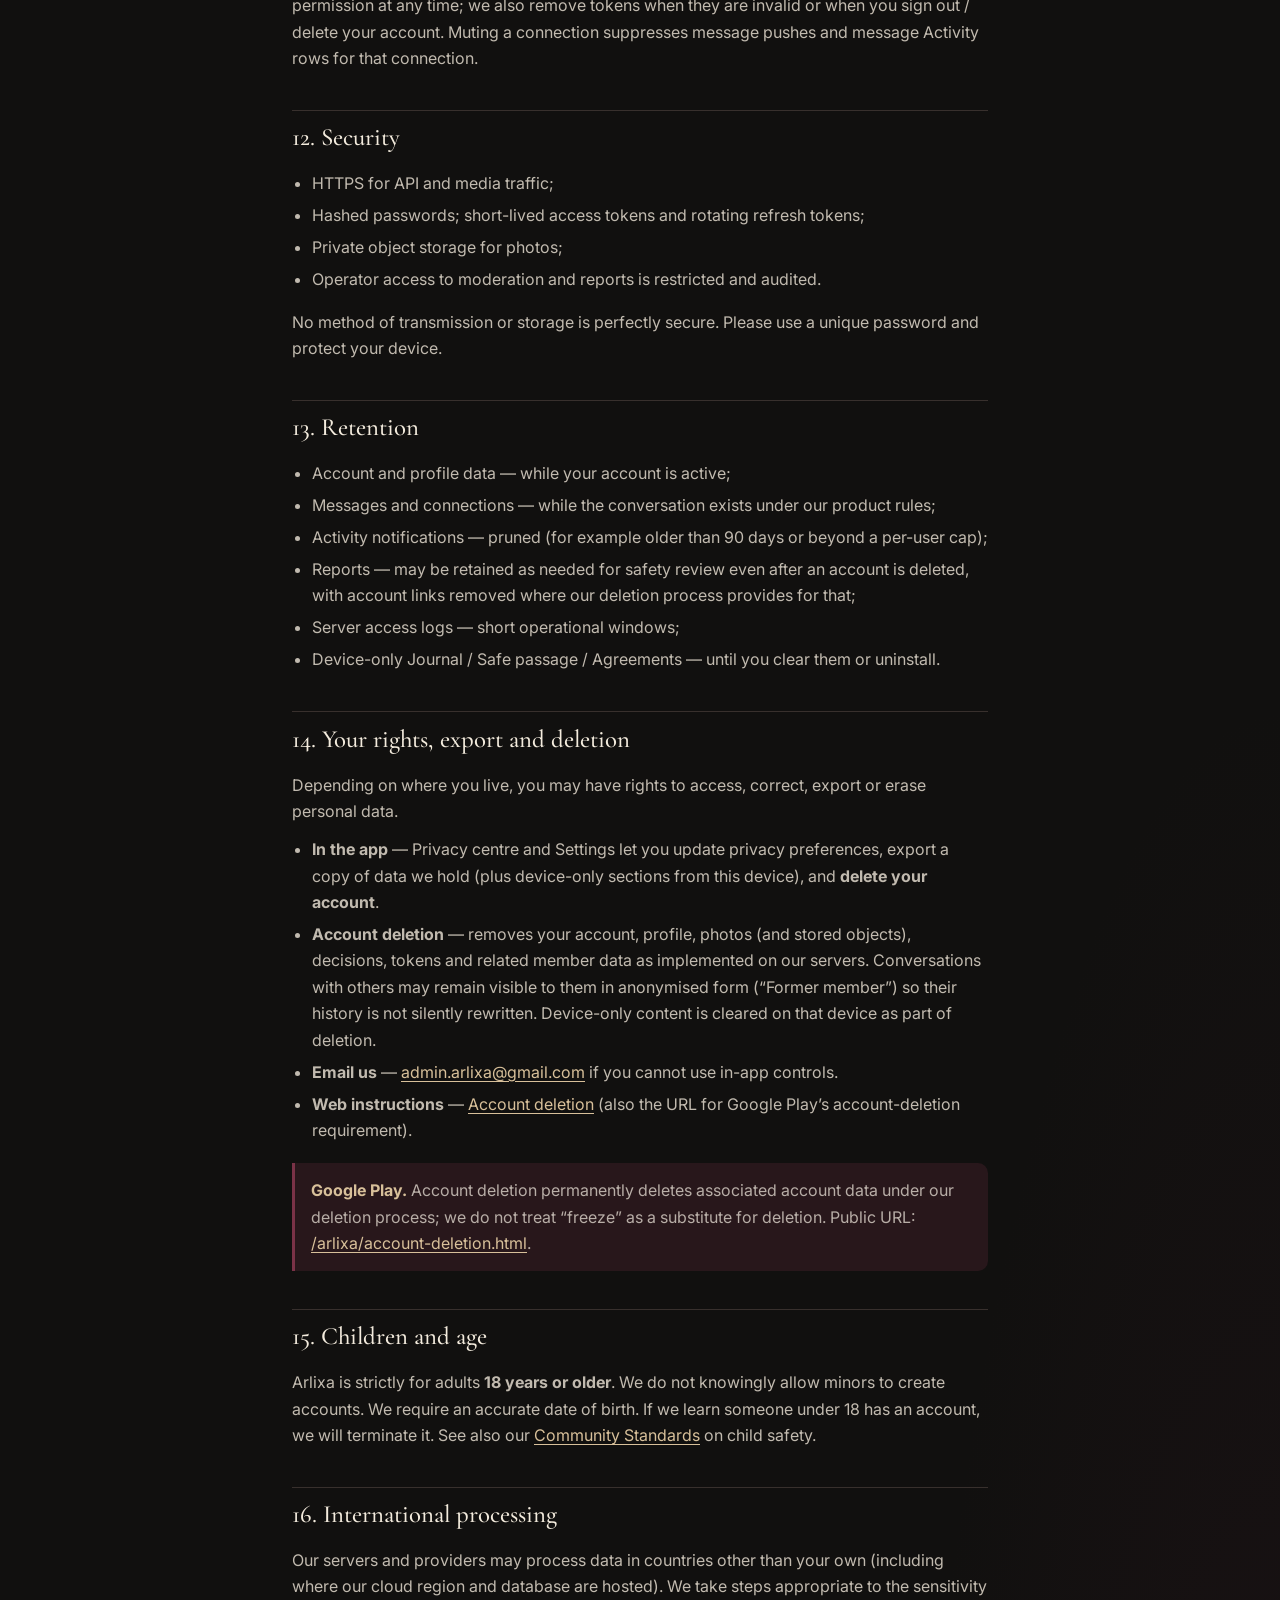
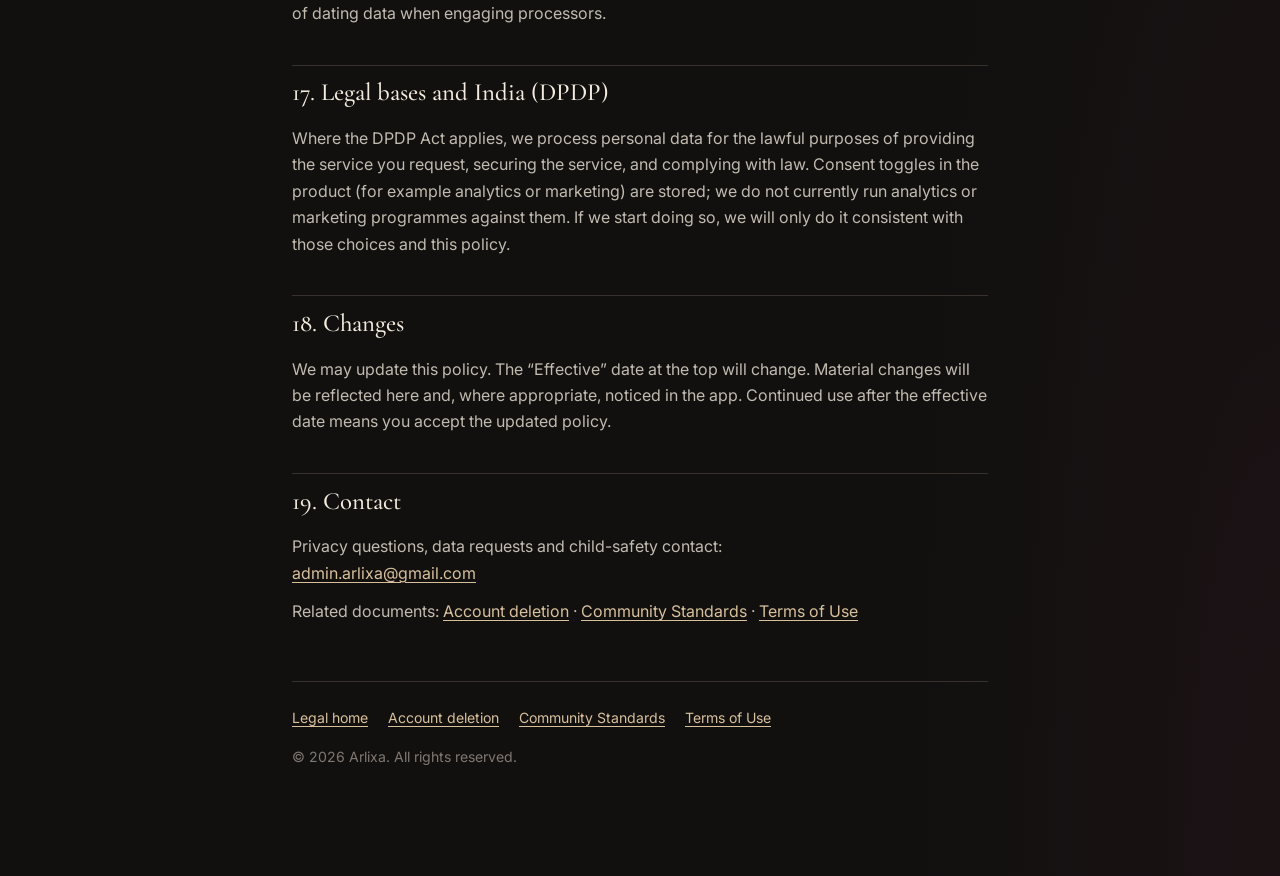
<file: arlixa/privacy-policy.html>
<!doctype html>
<html lang="en">
  <head>
    <meta charset="utf-8" />
    <meta name="viewport" content="width=device-width, initial-scale=1" />
    <meta
      name="description"
      content="Arlixa Privacy Policy — how we collect, use, share and delete personal data."
    />
    <title>Arlixa · Privacy Policy</title>
    <link rel="preconnect" href="https://fonts.googleapis.com" />
    <link rel="preconnect" href="https://fonts.gstatic.com" crossorigin />
    <link
      href="https://fonts.googleapis.com/css2?family=Cormorant+Garamond:ital,wght@0,400;0,500;0,600;1,500&family=Inter:wght@400;500;600&display=swap"
      rel="stylesheet"
    />
    <link rel="stylesheet" href="/arlixa/styles.css" />
  </head>
  <body>
    <div class="wrap">
      <a class="back" href="/">← Dos Bros Devs</a>
      ·
      <a class="back" href="/arlixa/">Arlixa legal</a>

      <header class="brand">
        <span class="brand-mark">Arlixa</span>
        <h1 class="doc-title">Privacy Policy</h1>
        <p class="meta">
          Effective 27 October 2026 · Applies to the Arlixa Android app and related API
          services
        </p>
      </header>

      <p>
        This Privacy Policy explains how <strong>Arlixa</strong> (“we”, “us”, “our”)
        collects, uses, stores, shares and deletes personal data when you use the Arlixa
        mobile application and our servers. Arlixa is built for adults exploring
        consensual non-monogamy. Discretion is part of the product, not a slogan.
      </p>
      <p>
        This policy is intended to satisfy Google Play’s privacy policy and Data safety
        requirements, and to align with India’s Digital Personal Data Protection Act, 2023
        (DPDP Act) and similar expectations in other markets where we may operate. If you
        do not agree, do not create an account or use the app.
      </p>

      <nav class="toc" aria-label="Contents">
        <strong>Contents</strong>
        <ol>
          <li><a href="#who">Who we are</a></li>
          <li><a href="#scope">Scope</a></li>
          <li><a href="#collect">What we collect</a></li>
          <li><a href="#device">What stays only on your device</a></li>
          <li><a href="#use">How we use data</a></li>
          <li><a href="#share">How we share data</a></li>
          <li><a href="#visibility">What other members can see</a></li>
          <li><a href="#location">Location</a></li>
          <li><a href="#photos">Photos and moderation</a></li>
          <li><a href="#messages">Messages and reveals</a></li>
          <li><a href="#push">Notifications and push tokens</a></li>
          <li><a href="#security">Security</a></li>
          <li><a href="#retention">Retention</a></li>
          <li><a href="#rights">Your rights, export and deletion</a></li>
          <li><a href="#children">Children and age</a></li>
          <li><a href="#transfers">International processing</a></li>
          <li><a href="#law">Legal bases and India (DPDP)</a></li>
          <li><a href="#changes">Changes</a></li>
          <li><a href="#contact">Contact</a></li>
        </ol>
      </nav>

      <h2 id="who">1. Who we are</h2>
      <p>
        Arlixa is operated for the Arlixa product. For privacy and child-safety enquiries
        write to
        <a href="mailto:admin.arlixa@gmail.com">admin.arlixa@gmail.com</a>.
        The same entity name that appears on our Google Play listing is the controller of
        personal data described here.
      </p>

      <h2 id="scope">2. Scope</h2>
      <p>This policy covers:</p>
      <ul>
        <li>The Arlixa Android application distributed through Google Play;</li>
        <li>Our API and media services that the app talks to over HTTPS;</li>
        <li>Operator tooling used only to moderate photos, review reports and keep the service safe.</li>
      </ul>
      <p>It does not cover third-party websites you open from links inside messages or profiles.</p>

      <h2 id="collect">3. What we collect</h2>
      <p>
        We collect only what is needed to run Arlixa as a dating and connection product.
        We do <strong>not</strong> currently use advertising SDKs, third-party analytics
        SDKs or crash reporters in the app. If that changes, we will update this policy and
        the Play Data safety form before shipping.
      </p>

      <h3>Account and security</h3>
      <ul>
        <li>Email address;</li>
        <li>Password (stored only as a one-way hash; we cannot read your password);</li>
        <li>Email verification and password-reset codes (short-lived);</li>
        <li>Session tokens (access and refresh tokens) used to keep you signed in securely.</li>
      </ul>

      <h3>Profile</h3>
      <ul>
        <li>Display name, optional pronouns;</li>
        <li>Date of birth (used to verify you are 18+ and to compute age; exact DOB is not shown to other members);</li>
        <li>Gender and optional self-description;</li>
        <li>City and optional neighbourhood-level place for introductions;</li>
        <li>Bio, prompts, interests, intentions and relationship structure you choose to provide;</li>
        <li>Capacity (how much room you have for new connections);</li>
        <li>Discovery preferences and privacy settings (including notification preview mode).</li>
      </ul>

      <h3>Photos</h3>
      <ul>
        <li>Images you upload for a public profile cover or a private album;</li>
        <li>Moderation status (pending, approved, rejected);</li>
        <li>Technical processing: uploads are re-encoded; EXIF/GPS metadata is stripped before storage.</li>
      </ul>

      <h3>Social graph and safety</h3>
      <ul>
        <li>Discovery decisions (pass, interested, saved);</li>
        <li>Likes, matches and connection membership (including mute and read state);</li>
        <li>Messages you send in connections;</li>
        <li>Step-by-step reveal offers (area, photos, contact) between two connected members;</li>
        <li>Private-album access requests, grants, declines and revocations;</li>
        <li>Blocks;</li>
        <li>Reports you submit (category, optional details) and our handling status;</li>
        <li>In-app Activity / notification history rows (type of event, related members, read state — not full message bodies).</li>
      </ul>

      <h3>Device and notifications</h3>
      <ul>
        <li>
          Expo push tokens and platform (e.g. Android) when you allow notifications, so we
          can deliver alerts through Expo and Firebase Cloud Messaging (FCM);
        </li>
        <li>Basic request metadata on our servers (time, route, status, duration, request id) for reliability — not message bodies or passwords.</li>
      </ul>

      <h3>What we do not collect</h3>
      <ul>
        <li>Precise GPS coordinates from the device;</li>
        <li>Contacts, call logs or SMS;</li>
        <li>Microphone or camera capture (you pick photos from your library; camera permission is not requested);</li>
        <li>Payment card details (membership is coming soon; the app takes no payment today);</li>
        <li>Advertising identifiers for ad tracking.</li>
      </ul>

      <table>
        <thead>
          <tr>
            <th>Category</th>
            <th>Examples</th>
            <th>Play Data safety</th>
          </tr>
        </thead>
        <tbody>
          <tr>
            <td>Personal info</td>
            <td>Email, name, DOB, gender</td>
            <td>Collected · App functionality</td>
          </tr>
          <tr>
            <td>Photos &amp; videos</td>
            <td>Profile and private album images</td>
            <td>Collected · App functionality</td>
          </tr>
          <tr>
            <td>Messages</td>
            <td>In-app conversation text</td>
            <td>Collected · App functionality</td>
          </tr>
          <tr>
            <td>Location</td>
            <td>City / area you choose — approximate distance bands only</td>
            <td>Approximate location · App functionality</td>
          </tr>
          <tr>
            <td>App activity</td>
            <td>Likes, matches, reports, Activity history</td>
            <td>Collected · App functionality / Safety</td>
          </tr>
          <tr>
            <td>Device or other IDs</td>
            <td>Push tokens</td>
            <td>Collected · Notifications (optional)</td>
          </tr>
        </tbody>
      </table>

      <h2 id="device">4. What stays only on your device</h2>
      <p>
        The following never leave your phone to our servers. They are stored locally and
        are erased when you delete your account from the device or clear app data:
      </p>
      <ul>
        <li><strong>Journal</strong> — private notes to yourself;</li>
        <li><strong>Safe passage</strong> — meeting plans and trusted contacts you record for first meetings;</li>
        <li><strong>Our agreements</strong> — relationship agreements you keep for review with a partner on one device.</li>
      </ul>
      <p>
        If you copy text from these into a profile field or a message, that copy becomes
        ordinary account or message data and is handled under the rest of this policy.
      </p>

      <h2 id="use">5. How we use data</h2>
      <ul>
        <li>Create and secure your account;</li>
        <li>Show you Discover introductions and show your profile to others according to your settings;</li>
        <li>Enable likes, matches, messaging, mute, closing kindly and unmatching;</li>
        <li>Enforce private albums and step-by-step reveal only between people who opt in;</li>
        <li>Moderate photos before they are visible to others;</li>
        <li>Review reports and keep people safe;</li>
        <li>Send optional push and in-app Activity alerts (message, like, match, close, album request/grant), respecting mute and your notification preview mode;</li>
        <li>Provide export and account deletion;</li>
        <li>Operate, debug and protect the service (abuse, fraud, outages).</li>
      </ul>
      <p>We do not sell personal data. We do not use your Journal or message contents for advertising.</p>

      <h2 id="share">6. How we share data</h2>
      <h3>Other members</h3>
      <p>
        Other members see only what your visibility and connection state allow — for
        example public profile fields, approved public photos, messages in a shared
        conversation, and mutual reveal values once unlocked. They never receive your
        email, password, exact date of birth, exact coordinates, Journal, Safe passage or
        Agreements.
      </p>

      <h3>Service providers (processors)</h3>
      <p>We use infrastructure providers under contract to host and deliver Arlixa:</p>
      <ul>
        <li>Cloud hosting and object storage for the API and private media;</li>
        <li>Managed database hosting;</li>
        <li>Email delivery for verification and password reset;</li>
        <li>
          Expo and Google Firebase Cloud Messaging to deliver push notifications when you
          opt in (they process device push tokens and notification payloads we send).
        </li>
      </ul>
      <p>
        These providers process data on our instructions to run Arlixa. They are not sold
        your data for their own marketing.
      </p>

      <h3>Legal and safety</h3>
      <p>
        We may disclose information if required by law, to respond to lawful requests, or
        to protect someone’s vital interests (for example imminent harm or child safety
        reports), as narrowly as reasonably possible.
      </p>

      <h2 id="visibility">7. What other members can see</h2>
      <ul>
        <li>
          <strong>Public profile</strong> — fields and approved public photos you make
          discoverable, subject to capacity and discovery filters;
        </li>
        <li>
          <strong>Private photos</strong> — only after you grant access (or after mutual
          photo reveal unlocks access). A request alone never reveals them;
        </li>
        <li>
          <strong>Distance</strong> — only coarse bands (for example “Within 15 km”) when
          you allow distance to be shown; never a pin on a map;
        </li>
        <li>
          <strong>Notification previews</strong> — you choose full, name only, or discreet.
          Discreet alerts contain no names or message text.
        </li>
      </ul>

      <h2 id="location">8. Location</h2>
      <p>
        Arlixa does not request continuous device GPS for tracking. You select a city or
        neighbourhood from our place list. Distance shown to others is approximated into
        bands. Exact coordinates are not accepted from the client for discovery and are
        never shown to other members.
      </p>

      <h2 id="photos">9. Photos and moderation</h2>
      <p>
        Uploaded photos are stored privately. In production, photos remain pending until
        approved by our moderation process. Pending photos are visible to you as the owner
        but not to other members. Media is served through short-lived, permission-checked
        links — not public “anyone with the link” URLs.
      </p>

      <h2 id="messages">10. Messages and reveals</h2>
      <p>
        Messages exist so two matched people can talk. We store them to deliver the product
        (including when you reopen a conversation). Closing kindly keeps a readable,
        read-only thread for both people; unmatching removes the conversation for both.
        Reveal values are returned only to the two participants once both have offered that
        step and earlier steps are unlocked.
      </p>
      <p>
        In-app Activity history stores structured event types (for example “message” or
        “like”), not a second copy of full message bodies.
      </p>

      <h2 id="push">11. Notifications and push tokens</h2>
      <p>
        If you allow notifications, we store a push token for your device. You can revoke
        OS permission at any time; we also remove tokens when they are invalid or when you
        sign out / delete your account. Muting a connection suppresses message pushes and
        message Activity rows for that connection.
      </p>

      <h2 id="security">12. Security</h2>
      <ul>
        <li>HTTPS for API and media traffic;</li>
        <li>Hashed passwords; short-lived access tokens and rotating refresh tokens;</li>
        <li>Private object storage for photos;</li>
        <li>Operator access to moderation and reports is restricted and audited.</li>
      </ul>
      <p>
        No method of transmission or storage is perfectly secure. Please use a unique
        password and protect your device.
      </p>

      <h2 id="retention">13. Retention</h2>
      <ul>
        <li>Account and profile data — while your account is active;</li>
        <li>Messages and connections — while the conversation exists under our product rules;</li>
        <li>Activity notifications — pruned (for example older than 90 days or beyond a per-user cap);</li>
        <li>
          Reports — may be retained as needed for safety review even after an account is
          deleted, with account links removed where our deletion process provides for that;
        </li>
        <li>Server access logs — short operational windows;</li>
        <li>Device-only Journal / Safe passage / Agreements — until you clear them or uninstall.</li>
      </ul>

      <h2 id="rights">14. Your rights, export and deletion</h2>
      <p>Depending on where you live, you may have rights to access, correct, export or erase personal data.</p>
      <ul>
        <li>
          <strong>In the app</strong> — Privacy centre and Settings let you update privacy
          preferences, export a copy of data we hold (plus device-only sections from this
          device), and <strong>delete your account</strong>.
        </li>
        <li>
          <strong>Account deletion</strong> — removes your account, profile, photos (and
          stored objects), decisions, tokens and related member data as implemented on our
          servers. Conversations with others may remain visible to them in anonymised form
          (“Former member”) so their history is not silently rewritten. Device-only content
          is cleared on that device as part of deletion.
        </li>
        <li>
          <strong>Email us</strong> —
          <a href="mailto:admin.arlixa@gmail.com">admin.arlixa@gmail.com</a>
          if you cannot use in-app controls.
        </li>
        <li>
          <strong>Web instructions</strong> —
          <a href="/arlixa/account-deletion.html">Account deletion</a>
          (also the URL for Google Play’s account-deletion requirement).
        </li>
      </ul>
      <div class="note">
        <strong>Google Play.</strong> Account deletion permanently deletes associated
        account data under our deletion process; we do not treat “freeze” as a substitute
        for deletion. Public URL:
        <a href="/arlixa/account-deletion.html">/arlixa/account-deletion.html</a>.
      </div>

      <h2 id="children">15. Children and age</h2>
      <p>
        Arlixa is strictly for adults <strong>18 years or older</strong>. We do not
        knowingly allow minors to create accounts. We require an accurate date of birth.
        If we learn someone under 18 has an account, we will terminate it. See also our
        <a href="/arlixa/community-standards.html">Community Standards</a> on child safety.
      </p>

      <h2 id="transfers">16. International processing</h2>
      <p>
        Our servers and providers may process data in countries other than your own
        (including where our cloud region and database are hosted). We take steps appropriate
        to the sensitivity of dating data when engaging processors.
      </p>

      <h2 id="law">17. Legal bases and India (DPDP)</h2>
      <p>
        Where the DPDP Act applies, we process personal data for the lawful purposes of
        providing the service you request, securing the service, and complying with law.
        Consent toggles in the product (for example analytics or marketing) are stored; we
        do not currently run analytics or marketing programmes against them. If we start
        doing so, we will only do it consistent with those choices and this policy.
      </p>

      <h2 id="changes">18. Changes</h2>
      <p>
        We may update this policy. The “Effective” date at the top will change. Material
        changes will be reflected here and, where appropriate, noticed in the app. Continued
        use after the effective date means you accept the updated policy.
      </p>

      <h2 id="contact">19. Contact</h2>
      <p>
        Privacy questions, data requests and child-safety contact:<br />
        <a href="mailto:admin.arlixa@gmail.com">admin.arlixa@gmail.com</a>
      </p>
      <p>
        Related documents:
        <a href="/arlixa/account-deletion.html">Account deletion</a> ·
        <a href="/arlixa/community-standards.html">Community Standards</a> ·
        <a href="/arlixa/terms-of-use.html">Terms of Use</a>
      </p>

      <footer>
        <div class="nav-links">
          <a href="/arlixa/">Legal home</a>
          <a href="/arlixa/account-deletion.html">Account deletion</a>
          <a href="/arlixa/community-standards.html">Community Standards</a>
          <a href="/arlixa/terms-of-use.html">Terms of Use</a>
        </div>
        <p>© 2026 Arlixa. All rights reserved.</p>
      </footer>
    </div>
  </body>
</html>
</file>
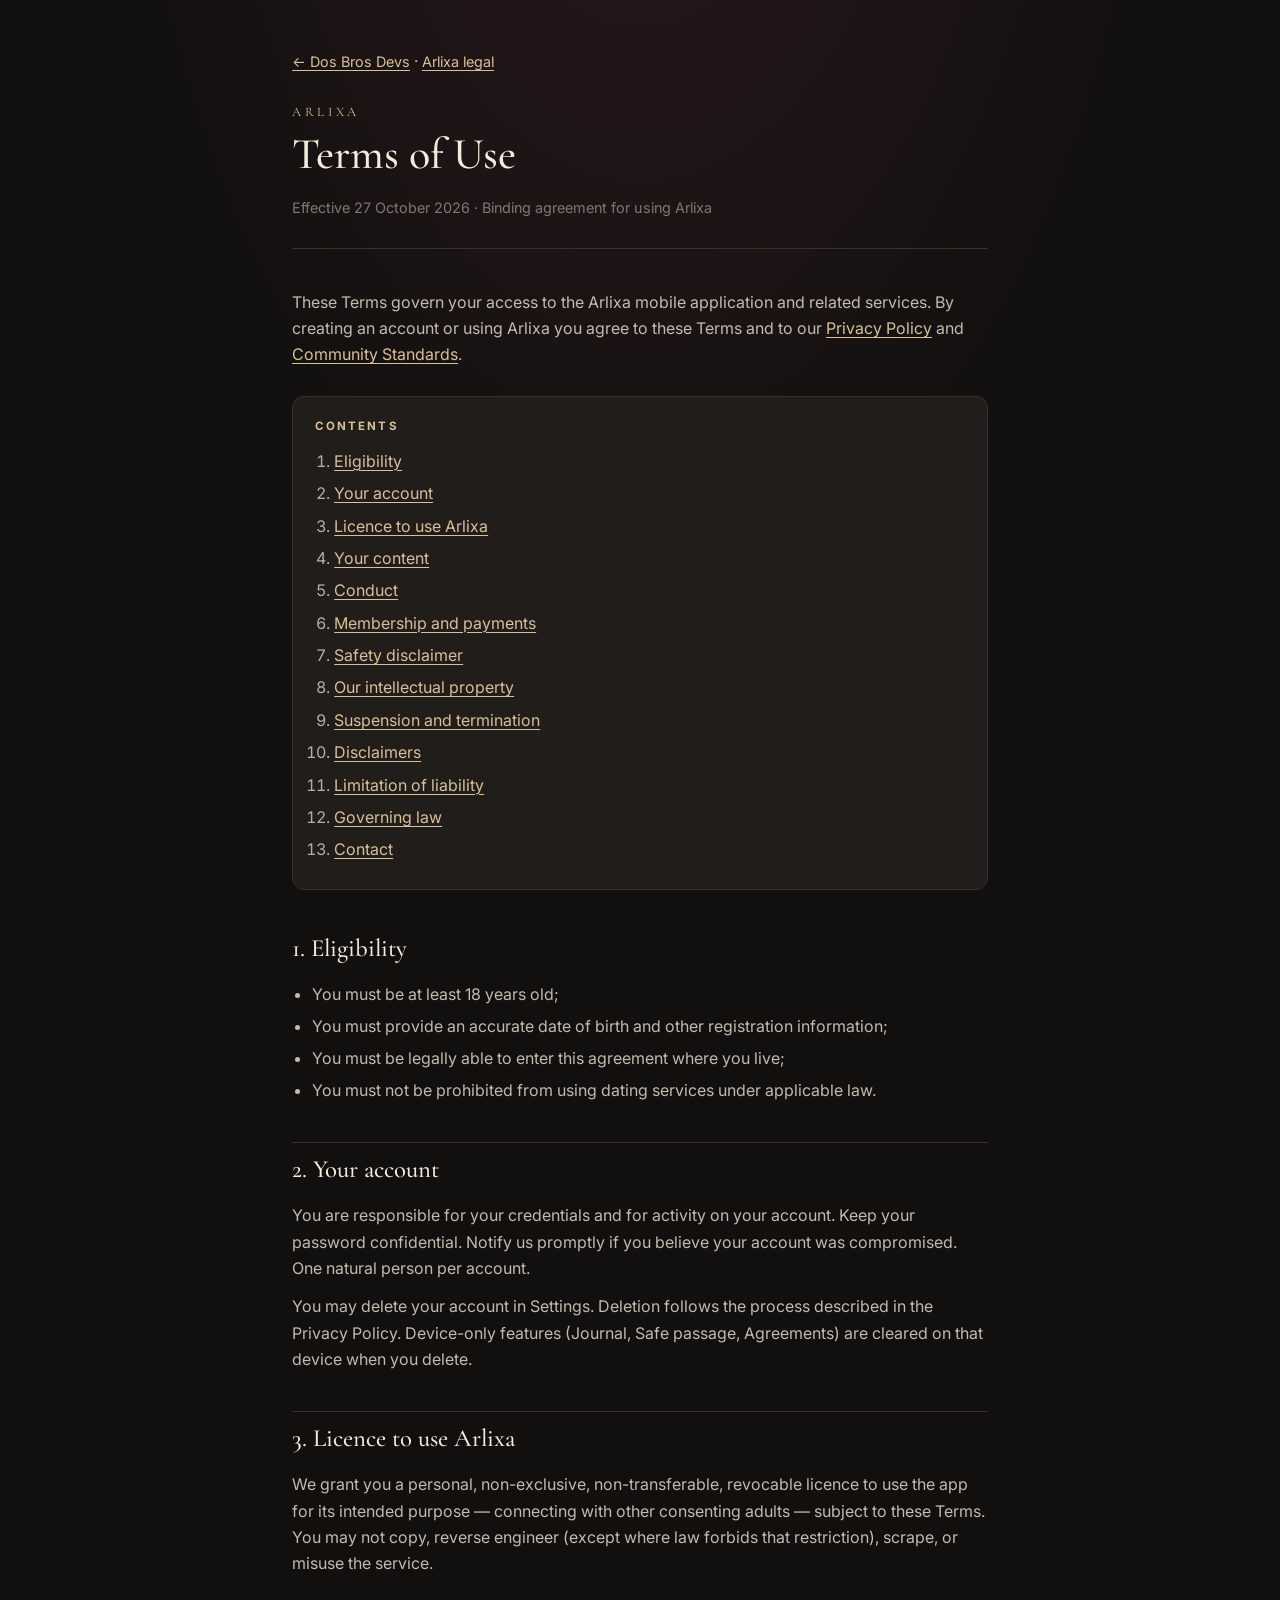
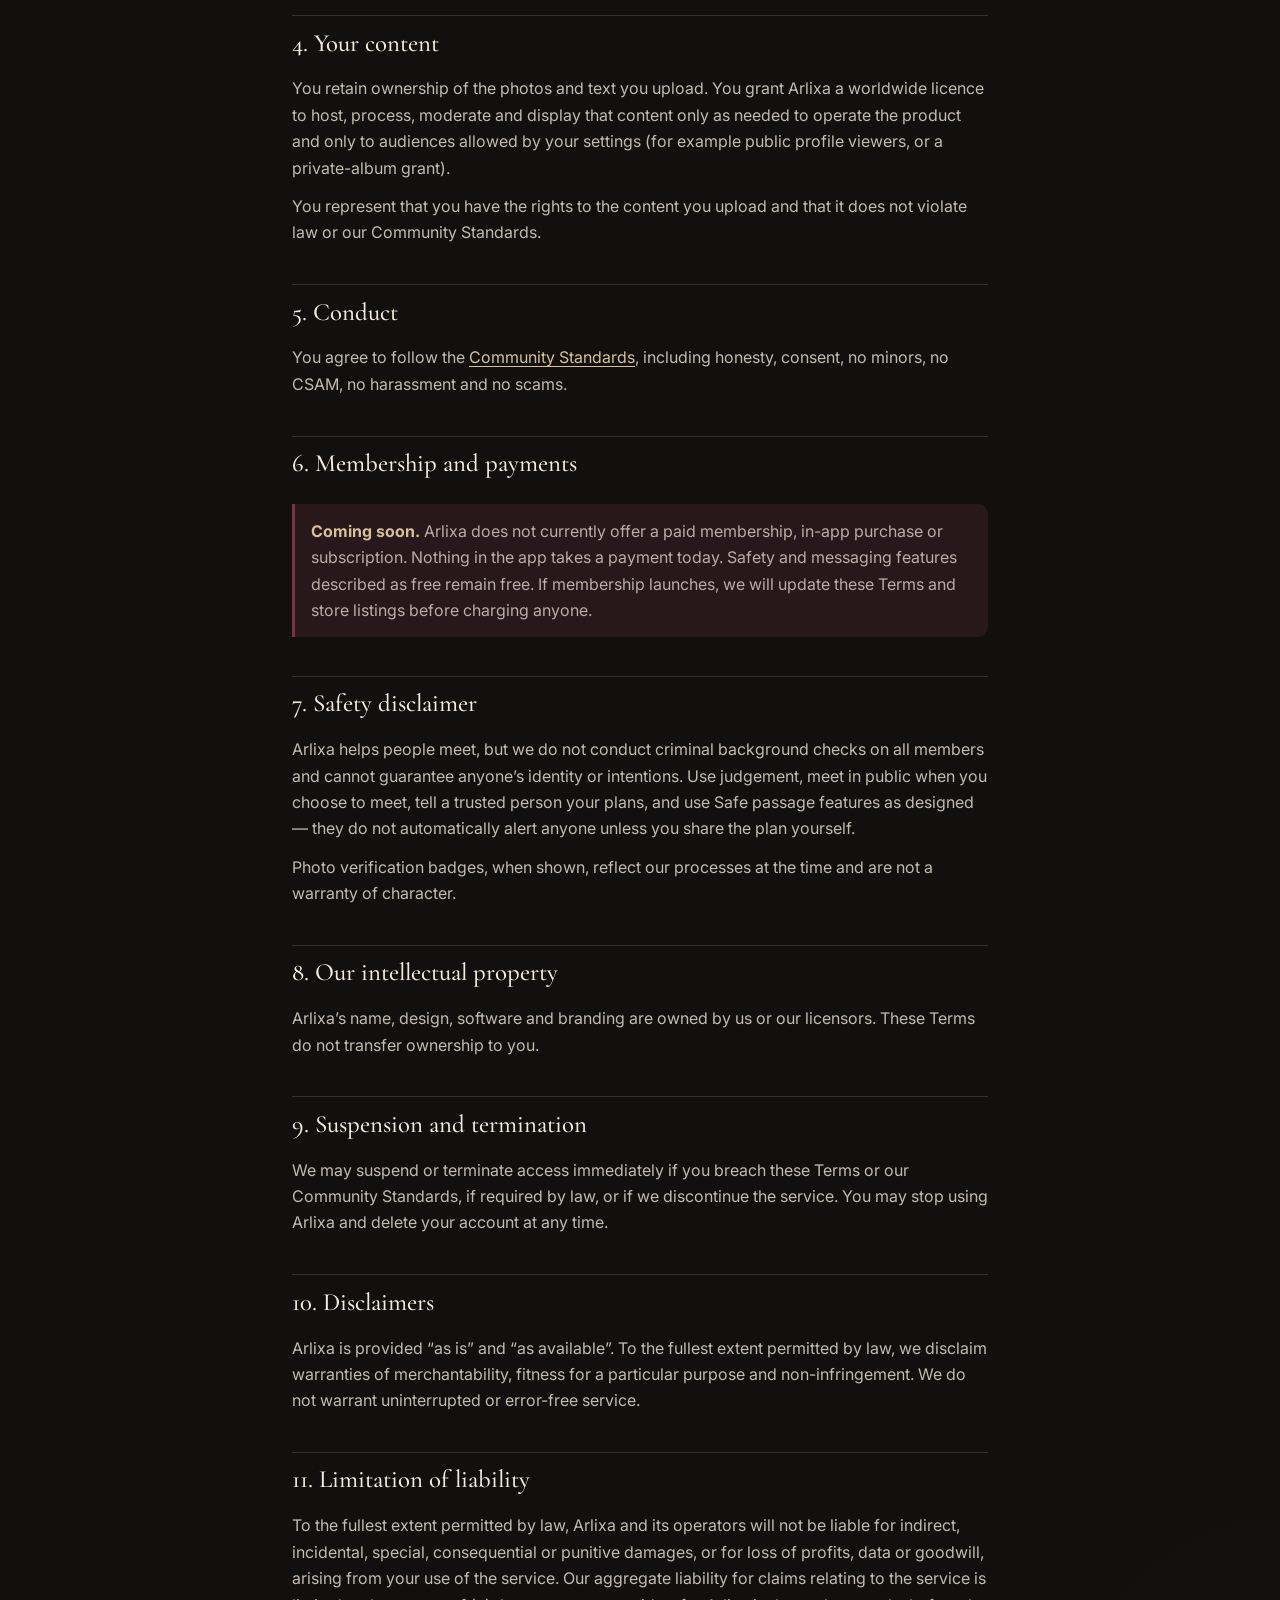
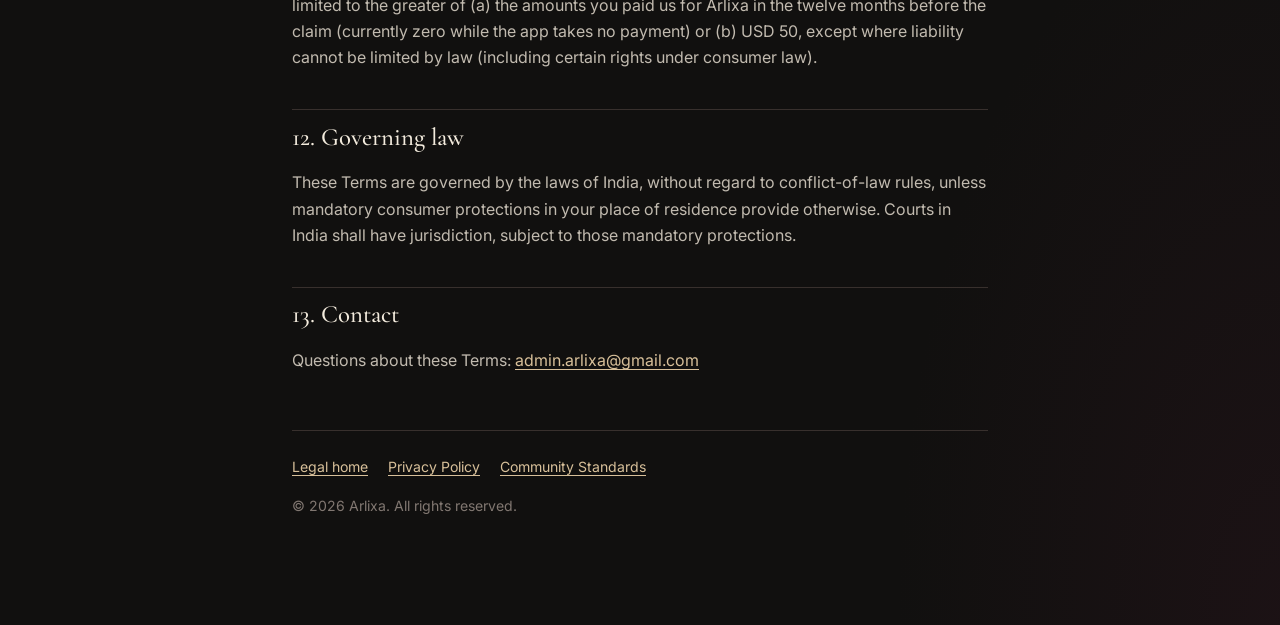
<file: arlixa/terms-of-use.html>
<!doctype html>
<html lang="en">
  <head>
    <meta charset="utf-8" />
    <meta name="viewport" content="width=device-width, initial-scale=1" />
    <meta name="description" content="Arlixa Terms of Use — eligibility, conduct, membership and accounts." />
    <title>Arlixa · Terms of Use</title>
    <link rel="preconnect" href="https://fonts.googleapis.com" />
    <link rel="preconnect" href="https://fonts.gstatic.com" crossorigin />
    <link
      href="https://fonts.googleapis.com/css2?family=Cormorant+Garamond:ital,wght@0,400;0,500;0,600;1,500&family=Inter:wght@400;500;600&display=swap"
      rel="stylesheet"
    />
    <link rel="stylesheet" href="/arlixa/styles.css" />
  </head>
  <body>
    <div class="wrap">
      <a class="back" href="/">← Dos Bros Devs</a>
      ·
      <a class="back" href="/arlixa/">Arlixa legal</a>

      <header class="brand">
        <span class="brand-mark">Arlixa</span>
        <h1 class="doc-title">Terms of Use</h1>
        <p class="meta">Effective 27 October 2026 · Binding agreement for using Arlixa</p>
      </header>

      <p>
        These Terms govern your access to the Arlixa mobile application and related
        services. By creating an account or using Arlixa you agree to these Terms and to
        our <a href="/arlixa/privacy-policy.html">Privacy Policy</a> and
        <a href="/arlixa/community-standards.html">Community Standards</a>.
      </p>

      <nav class="toc" aria-label="Contents">
        <strong>Contents</strong>
        <ol>
          <li><a href="#eligibility">Eligibility</a></li>
          <li><a href="#account">Your account</a></li>
          <li><a href="#licence">Licence to use Arlixa</a></li>
          <li><a href="#content">Your content</a></li>
          <li><a href="#conduct">Conduct</a></li>
          <li><a href="#membership">Membership and payments</a></li>
          <li><a href="#safety">Safety disclaimer</a></li>
          <li><a href="#ip">Our intellectual property</a></li>
          <li><a href="#suspension">Suspension and termination</a></li>
          <li><a href="#disclaimers">Disclaimers</a></li>
          <li><a href="#liability">Limitation of liability</a></li>
          <li><a href="#law">Governing law</a></li>
          <li><a href="#contact">Contact</a></li>
        </ol>
      </nav>

      <h2 id="eligibility">1. Eligibility</h2>
      <ul>
        <li>You must be at least 18 years old;</li>
        <li>You must provide an accurate date of birth and other registration information;</li>
        <li>You must be legally able to enter this agreement where you live;</li>
        <li>You must not be prohibited from using dating services under applicable law.</li>
      </ul>

      <h2 id="account">2. Your account</h2>
      <p>
        You are responsible for your credentials and for activity on your account. Keep
        your password confidential. Notify us promptly if you believe your account was
        compromised. One natural person per account.
      </p>
      <p>
        You may delete your account in Settings. Deletion follows the process described in
        the Privacy Policy. Device-only features (Journal, Safe passage, Agreements) are
        cleared on that device when you delete.
      </p>

      <h2 id="licence">3. Licence to use Arlixa</h2>
      <p>
        We grant you a personal, non-exclusive, non-transferable, revocable licence to use
        the app for its intended purpose — connecting with other consenting adults —
        subject to these Terms. You may not copy, reverse engineer (except where law
        forbids that restriction), scrape, or misuse the service.
      </p>

      <h2 id="content">4. Your content</h2>
      <p>
        You retain ownership of the photos and text you upload. You grant Arlixa a
        worldwide licence to host, process, moderate and display that content only as
        needed to operate the product and only to audiences allowed by your settings
        (for example public profile viewers, or a private-album grant).
      </p>
      <p>
        You represent that you have the rights to the content you upload and that it does
        not violate law or our Community Standards.
      </p>

      <h2 id="conduct">5. Conduct</h2>
      <p>
        You agree to follow the
        <a href="/arlixa/community-standards.html">Community Standards</a>,
        including honesty, consent, no minors, no CSAM, no harassment and no scams.
      </p>

      <h2 id="membership">6. Membership and payments</h2>
      <div class="note">
        <strong>Coming soon.</strong> Arlixa does not currently offer a paid membership,
        in-app purchase or subscription. Nothing in the app takes a payment today. Safety
        and messaging features described as free remain free. If membership launches, we
        will update these Terms and store listings before charging anyone.
      </div>

      <h2 id="safety">7. Safety disclaimer</h2>
      <p>
        Arlixa helps people meet, but we do not conduct criminal background checks on all
        members and cannot guarantee anyone’s identity or intentions. Use judgement,
        meet in public when you choose to meet, tell a trusted person your plans, and use
        Safe passage features as designed — they do not automatically alert anyone unless
        you share the plan yourself.
      </p>
      <p>
        Photo verification badges, when shown, reflect our processes at the time and are
        not a warranty of character.
      </p>

      <h2 id="ip">8. Our intellectual property</h2>
      <p>
        Arlixa’s name, design, software and branding are owned by us or our licensors.
        These Terms do not transfer ownership to you.
      </p>

      <h2 id="suspension">9. Suspension and termination</h2>
      <p>
        We may suspend or terminate access immediately if you breach these Terms or our
        Community Standards, if required by law, or if we discontinue the service. You may
        stop using Arlixa and delete your account at any time.
      </p>

      <h2 id="disclaimers">10. Disclaimers</h2>
      <p>
        Arlixa is provided “as is” and “as available”. To the fullest extent permitted by
        law, we disclaim warranties of merchantability, fitness for a particular purpose
        and non-infringement. We do not warrant uninterrupted or error-free service.
      </p>

      <h2 id="liability">11. Limitation of liability</h2>
      <p>
        To the fullest extent permitted by law, Arlixa and its operators will not be liable
        for indirect, incidental, special, consequential or punitive damages, or for loss
        of profits, data or goodwill, arising from your use of the service. Our aggregate
        liability for claims relating to the service is limited to the greater of (a) the
        amounts you paid us for Arlixa in the twelve months before the claim (currently
        zero while the app takes no payment) or (b) USD 50, except where liability cannot
        be limited by law (including certain rights under consumer law).
      </p>

      <h2 id="law">12. Governing law</h2>
      <p>
        These Terms are governed by the laws of India, without regard to conflict-of-law
        rules, unless mandatory consumer protections in your place of residence provide
        otherwise. Courts in India shall have jurisdiction, subject to those mandatory
        protections.
      </p>

      <h2 id="contact">13. Contact</h2>
      <p>
        Questions about these Terms:
        <a href="mailto:admin.arlixa@gmail.com">admin.arlixa@gmail.com</a>
      </p>

      <footer>
        <div class="nav-links">
          <a href="/arlixa/">Legal home</a>
          <a href="/arlixa/privacy-policy.html">Privacy Policy</a>
          <a href="/arlixa/community-standards.html">Community Standards</a>
        </div>
        <p>© 2026 Arlixa. All rights reserved.</p>
      </footer>
    </div>
  </body>
</html>
</file>
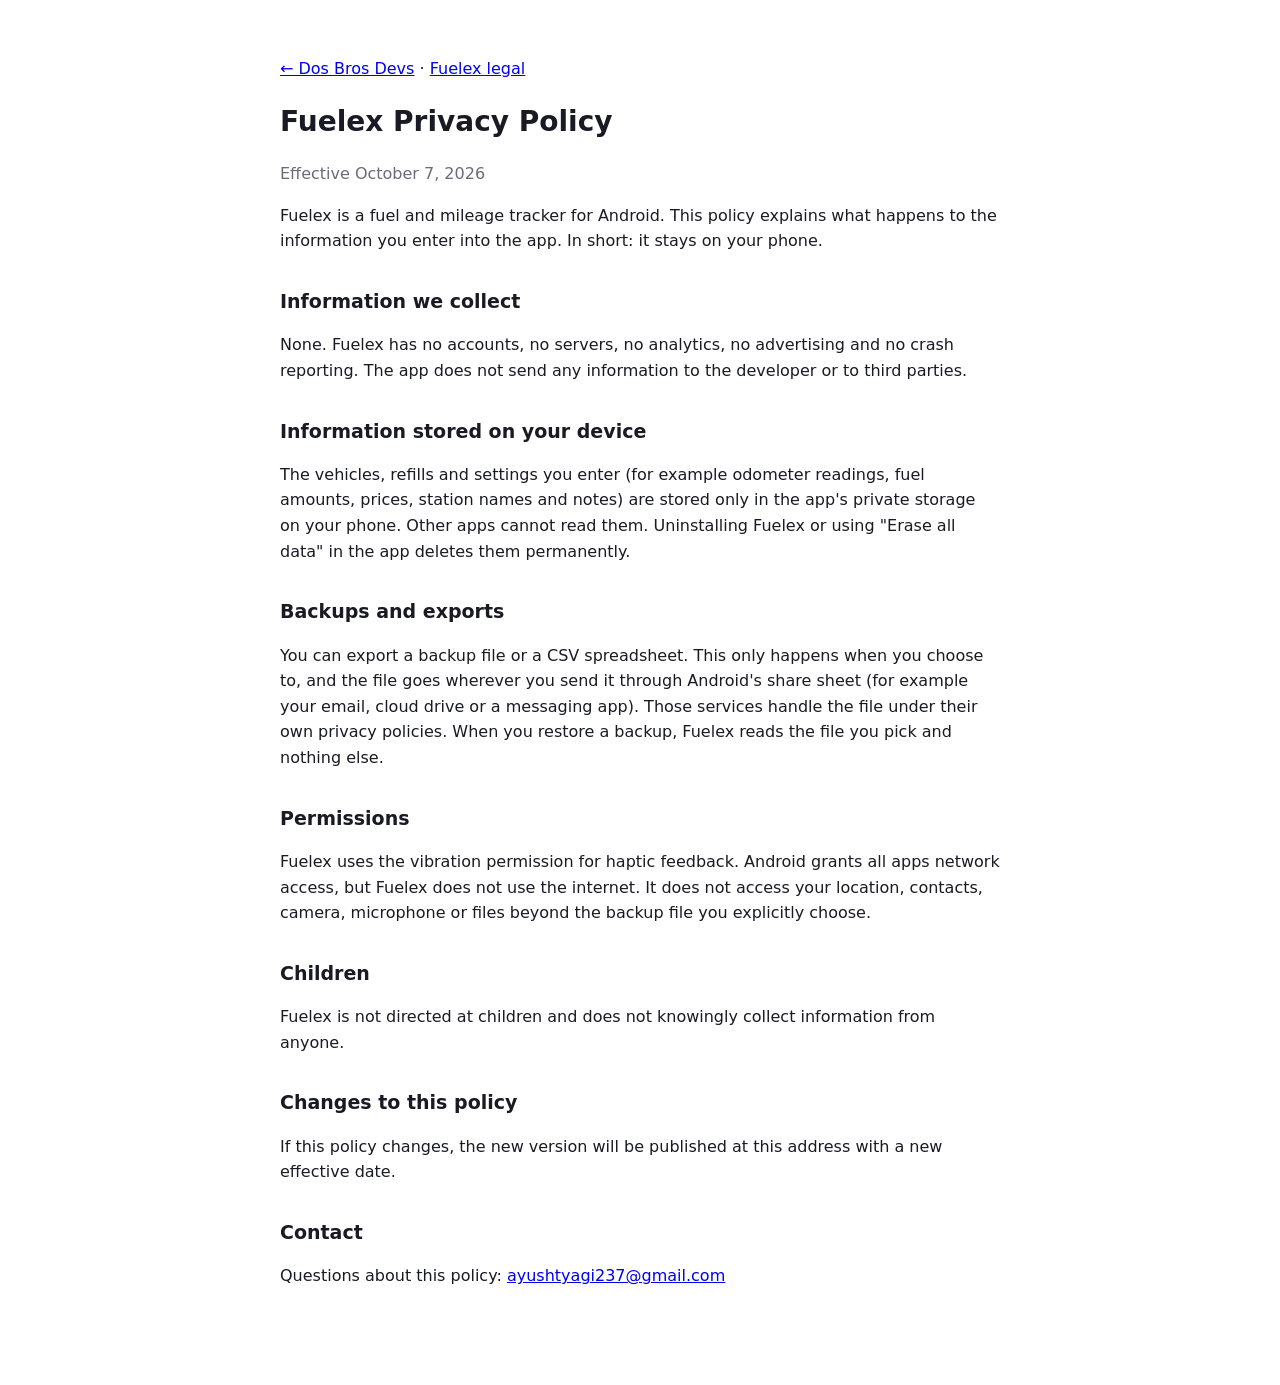
<file: fuelex/privacy-policy.html>
<!doctype html>
<html lang="en">
  <head>
    <meta charset="utf-8" />
    <meta name="viewport" content="width=device-width, initial-scale=1" />
    <title>Fuelex Privacy Policy</title>
    <style>
      body {
        font: 16px/1.6 -apple-system, system-ui, 'Segoe UI', Roboto, sans-serif;
        max-width: 720px;
        margin: 0 auto;
        padding: 40px 20px 80px;
        color: #1a1a24;
      }
      h1 { font-size: 28px; margin-bottom: 4px; }
      h2 { font-size: 19px; margin-top: 32px; }
      .muted { color: #6b6b7b; }
    </style>
  </head>
  <body>
    <p><a href="/">← Dos Bros Devs</a> · <a href="/fuelex/index.html">Fuelex legal</a></p>
    <h1>Fuelex Privacy Policy</h1>
    <p class="muted">Effective October 7, 2026</p>

    <p>
      Fuelex is a fuel and mileage tracker for Android. This policy explains what happens to the
      information you enter into the app. In short: it stays on your phone.
    </p>

    <h2>Information we collect</h2>
    <p>
      None. Fuelex has no accounts, no servers, no analytics, no advertising and no crash
      reporting. The app does not send any information to the developer or to third parties.
    </p>

    <h2>Information stored on your device</h2>
    <p>
      The vehicles, refills and settings you enter (for example odometer readings, fuel amounts,
      prices, station names and notes) are stored only in the app's private storage on your phone.
      Other apps cannot read them. Uninstalling Fuelex or using "Erase all data" in the app deletes
      them permanently.
    </p>

    <h2>Backups and exports</h2>
    <p>
      You can export a backup file or a CSV spreadsheet. This only happens when you choose to, and
      the file goes wherever you send it through Android's share sheet (for example your email,
      cloud drive or a messaging app). Those services handle the file under their own privacy
      policies. When you restore a backup, Fuelex reads the file you pick and nothing else.
    </p>

    <h2>Permissions</h2>
    <p>
      Fuelex uses the vibration permission for haptic feedback. Android grants all apps network
      access, but Fuelex does not use the internet. It does not access your location, contacts,
      camera, microphone or files beyond the backup file you explicitly choose.
    </p>

    <h2>Children</h2>
    <p>Fuelex is not directed at children and does not knowingly collect information from anyone.</p>

    <h2>Changes to this policy</h2>
    <p>
      If this policy changes, the new version will be published at this address with a new
      effective date.
    </p>

    <h2>Contact</h2>
    <p>Questions about this policy: <a href="mailto:ayushtyagi237@gmail.com">ayushtyagi237@gmail.com</a></p>
  </body>
</html>
</file>
<file: arlixa/styles.css>
/* Arlixa legal site — cinematic intimacy palette */
:root {
  --obsidian: #11100f;
  --soft-black: #181614;
  --elevated: #211d1b;
  --border: #38302d;
  --burgundy: #64283a;
  --burgundy-bright: #7a3247;
  --rose: #b77a83;
  --champagne: #d8c09a;
  --champagne-deep: #8a6a3e;
  --ivory: #f3ebdd;
  --ivory-soft: rgba(243, 235, 221, 0.78);
  --muted: #817771;
  --secondary: #b8aea7;
  --ember: #c4614f;
  --sage: #8fa58a;
}

*,
*::before,
*::after {
  box-sizing: border-box;
}

html {
  scroll-behavior: smooth;
}

body {
  margin: 0;
  min-height: 100vh;
  font-family: Inter, system-ui, -apple-system, 'Segoe UI', Roboto, sans-serif;
  font-size: 16px;
  line-height: 1.65;
  color: var(--ivory-soft);
  background:
    radial-gradient(ellipse 80% 50% at 50% -10%, rgba(100, 40, 58, 0.35), transparent 55%),
    radial-gradient(ellipse 60% 40% at 100% 100%, rgba(60, 24, 38, 0.25), transparent 50%),
    var(--obsidian);
}

a {
  color: var(--champagne);
  text-decoration-thickness: 1px;
  text-underline-offset: 3px;
}
a:hover {
  color: var(--ivory);
}

.wrap {
  max-width: 740px;
  margin: 0 auto;
  padding: 48px 22px 96px;
}

.brand {
  display: flex;
  flex-direction: column;
  gap: 6px;
  margin-bottom: 40px;
  padding-bottom: 28px;
  border-bottom: 1px solid var(--border);
}

.brand-mark {
  font-family: 'Cormorant Garamond', Georgia, serif;
  font-size: 13px;
  letter-spacing: 0.28em;
  text-transform: uppercase;
  color: var(--champagne);
}

.brand h1,
.doc-title {
  font-family: 'Cormorant Garamond', Georgia, serif;
  font-weight: 500;
  font-size: clamp(2rem, 5vw, 2.75rem);
  line-height: 1.15;
  color: var(--ivory);
  margin: 0;
}

.brand .tagline {
  font-family: 'Cormorant Garamond', Georgia, serif;
  font-style: italic;
  font-size: 1.25rem;
  color: var(--rose);
  margin: 4px 0 0;
}

.meta {
  color: var(--muted);
  font-size: 0.9rem;
  margin: 10px 0 0;
}

nav.toc {
  background: var(--elevated);
  border: 1px solid var(--border);
  border-radius: 12px;
  padding: 20px 22px;
  margin: 28px 0 36px;
}

nav.toc strong {
  display: block;
  font-size: 0.72rem;
  letter-spacing: 0.18em;
  text-transform: uppercase;
  color: var(--champagne);
  margin-bottom: 12px;
}

nav.toc ol {
  margin: 0;
  padding-left: 1.2rem;
  color: var(--secondary);
}

nav.toc li {
  margin: 6px 0;
}

.card-grid {
  display: grid;
  gap: 14px;
  margin: 28px 0 40px;
}

.card {
  display: block;
  padding: 22px 24px;
  background: var(--elevated);
  border: 1px solid var(--border);
  border-radius: 12px;
  color: inherit;
  text-decoration: none;
  transition: border-color 0.15s ease, background 0.15s ease;
}
.card:hover {
  border-color: var(--burgundy-bright);
  background: #261f1d;
  color: inherit;
}
.card h2 {
  font-family: 'Cormorant Garamond', Georgia, serif;
  font-size: 1.55rem;
  font-weight: 500;
  color: var(--ivory);
  margin: 0 0 6px;
}
.card p {
  margin: 0;
  color: var(--secondary);
  font-size: 0.95rem;
}

h2 {
  font-family: 'Cormorant Garamond', Georgia, serif;
  font-weight: 500;
  font-size: 1.55rem;
  color: var(--ivory);
  margin: 2.4rem 0 0.75rem;
  padding-top: 0.4rem;
  border-top: 1px solid var(--border);
}

h2:first-of-type {
  border-top: none;
  padding-top: 0;
}

h3 {
  font-size: 1.05rem;
  font-weight: 600;
  color: var(--champagne);
  margin: 1.5rem 0 0.5rem;
}

p {
  margin: 0.75rem 0;
}

ul,
ol {
  margin: 0.6rem 0 1rem;
  padding-left: 1.25rem;
  color: var(--ivory-soft);
}

li {
  margin: 0.35rem 0;
}

.note {
  background: rgba(100, 40, 58, 0.28);
  border-left: 3px solid var(--burgundy-bright);
  padding: 14px 16px;
  border-radius: 0 10px 10px 0;
  color: var(--secondary);
  margin: 1.25rem 0;
}

.note strong {
  color: var(--champagne);
}

table {
  width: 100%;
  border-collapse: collapse;
  font-size: 0.92rem;
  margin: 1rem 0 1.5rem;
}

th,
td {
  text-align: left;
  padding: 10px 12px;
  border-bottom: 1px solid var(--border);
  vertical-align: top;
}

th {
  color: var(--champagne);
  font-size: 0.72rem;
  letter-spacing: 0.12em;
  text-transform: uppercase;
  font-weight: 600;
}

footer {
  margin-top: 56px;
  padding-top: 24px;
  border-top: 1px solid var(--border);
  color: var(--muted);
  font-size: 0.88rem;
}

footer .nav-links {
  display: flex;
  flex-wrap: wrap;
  gap: 12px 20px;
  margin-bottom: 16px;
}

.back {
  display: inline-block;
  margin-bottom: 28px;
  font-size: 0.9rem;
}
</file>
